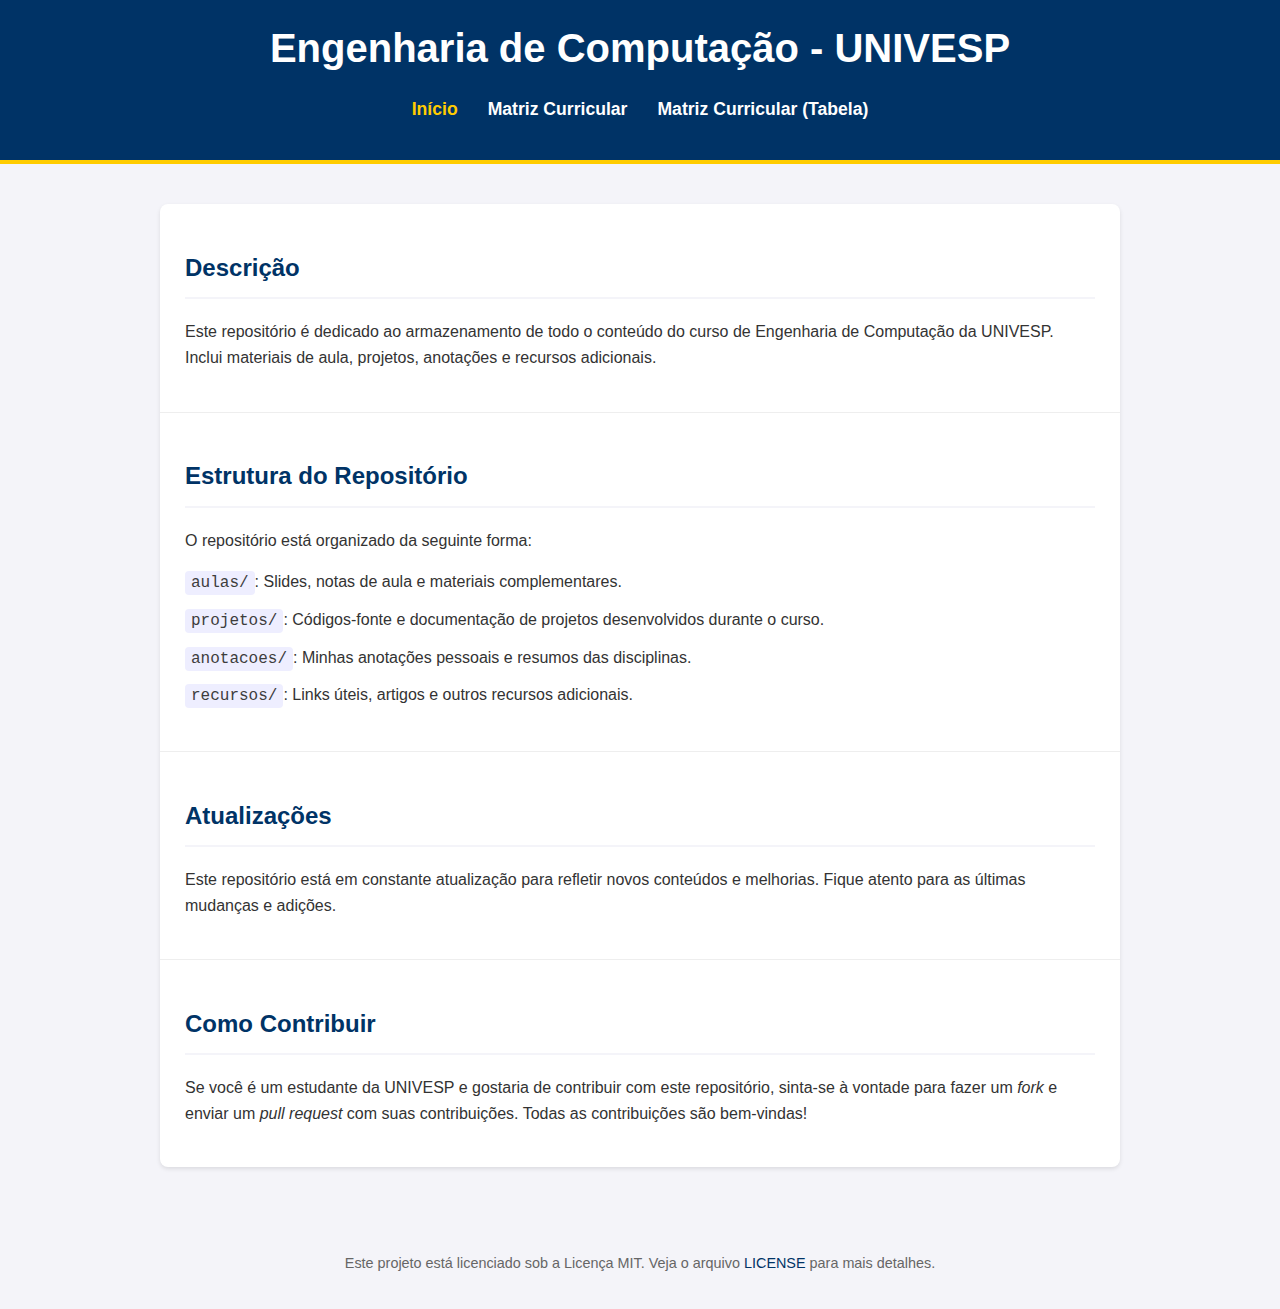
<file: index.html>
<!DOCTYPE html>
<html lang="pt-BR">
<head>
    <meta charset="UTF-8">
    <meta name="viewport" content="width=device-width, initial-scale=1.0">
    <title>EngComp-UNIVESP - Repositório do Curso</title>
    <link rel="stylesheet" href="style.css"> 
</head>
<body>

    <header>
        <h1>Engenharia de Computação - UNIVESP</h1>
        <nav>
            <ul>
                <li><a href="index.html" class="active">Início</a></li>
                <li><a href="matriz_curricular.html">Matriz Curricular</a></li>
                <li><a href="matriz_curricular_tabela.html">Matriz Curricular (Tabela)</a></li>               
            </ul>
        </nav>
    </header>

    <div class="container">
        <main>
            <section id="descricao">
                <h2>Descrição</h2>
                <p>
                    Este repositório é dedicado ao armazenamento de todo o conteúdo do curso de Engenharia de Computação da UNIVESP. Inclui materiais de aula, projetos, anotações e recursos adicionais.
                </p>
            </section>

            <section id="estrutura" class="repo-structure">
                <h2>Estrutura do Repositório</h2>
                <p>O repositório está organizado da seguinte forma:</p>
                <ul>
                    <li><code>aulas/</code>: Slides, notas de aula e materiais complementares.</li>
                    <li><code>projetos/</code>: Códigos-fonte e documentação de projetos desenvolvidos durante o curso.</li>
                    <li><code>anotacoes/</code>: Minhas anotações pessoais e resumos das disciplinas.</li>
                    <li><code>recursos/</code>: Links úteis, artigos e outros recursos adicionais.</li>
                </ul>
            </section>

            <section id="atualizacoes">
                <h2>Atualizações</h2>
                <p>
                    Este repositório está em constante atualização para refletir novos conteúdos e melhorias. Fique atento para as últimas mudanças e adições.
                </p>
            </section>

            <section id="contribuir">
                <h2>Como Contribuir</h2>
                <p>
                    Se você é um estudante da UNIVESP e gostaria de contribuir com este repositório, sinta-se à vontade para fazer um <i>fork</i> e enviar um <i>pull request</i> com suas contribuições. Todas as contribuições são bem-vindas!
                </p>
            </section>
        </main>
    </div>

    <footer>
        <p>Este projeto está licenciado sob a Licença MIT. Veja o arquivo <a href="LICENSE" target="_blank">LICENSE</a> para mais detalhes.</p>
    </footer>

</body>
</html>
</file>
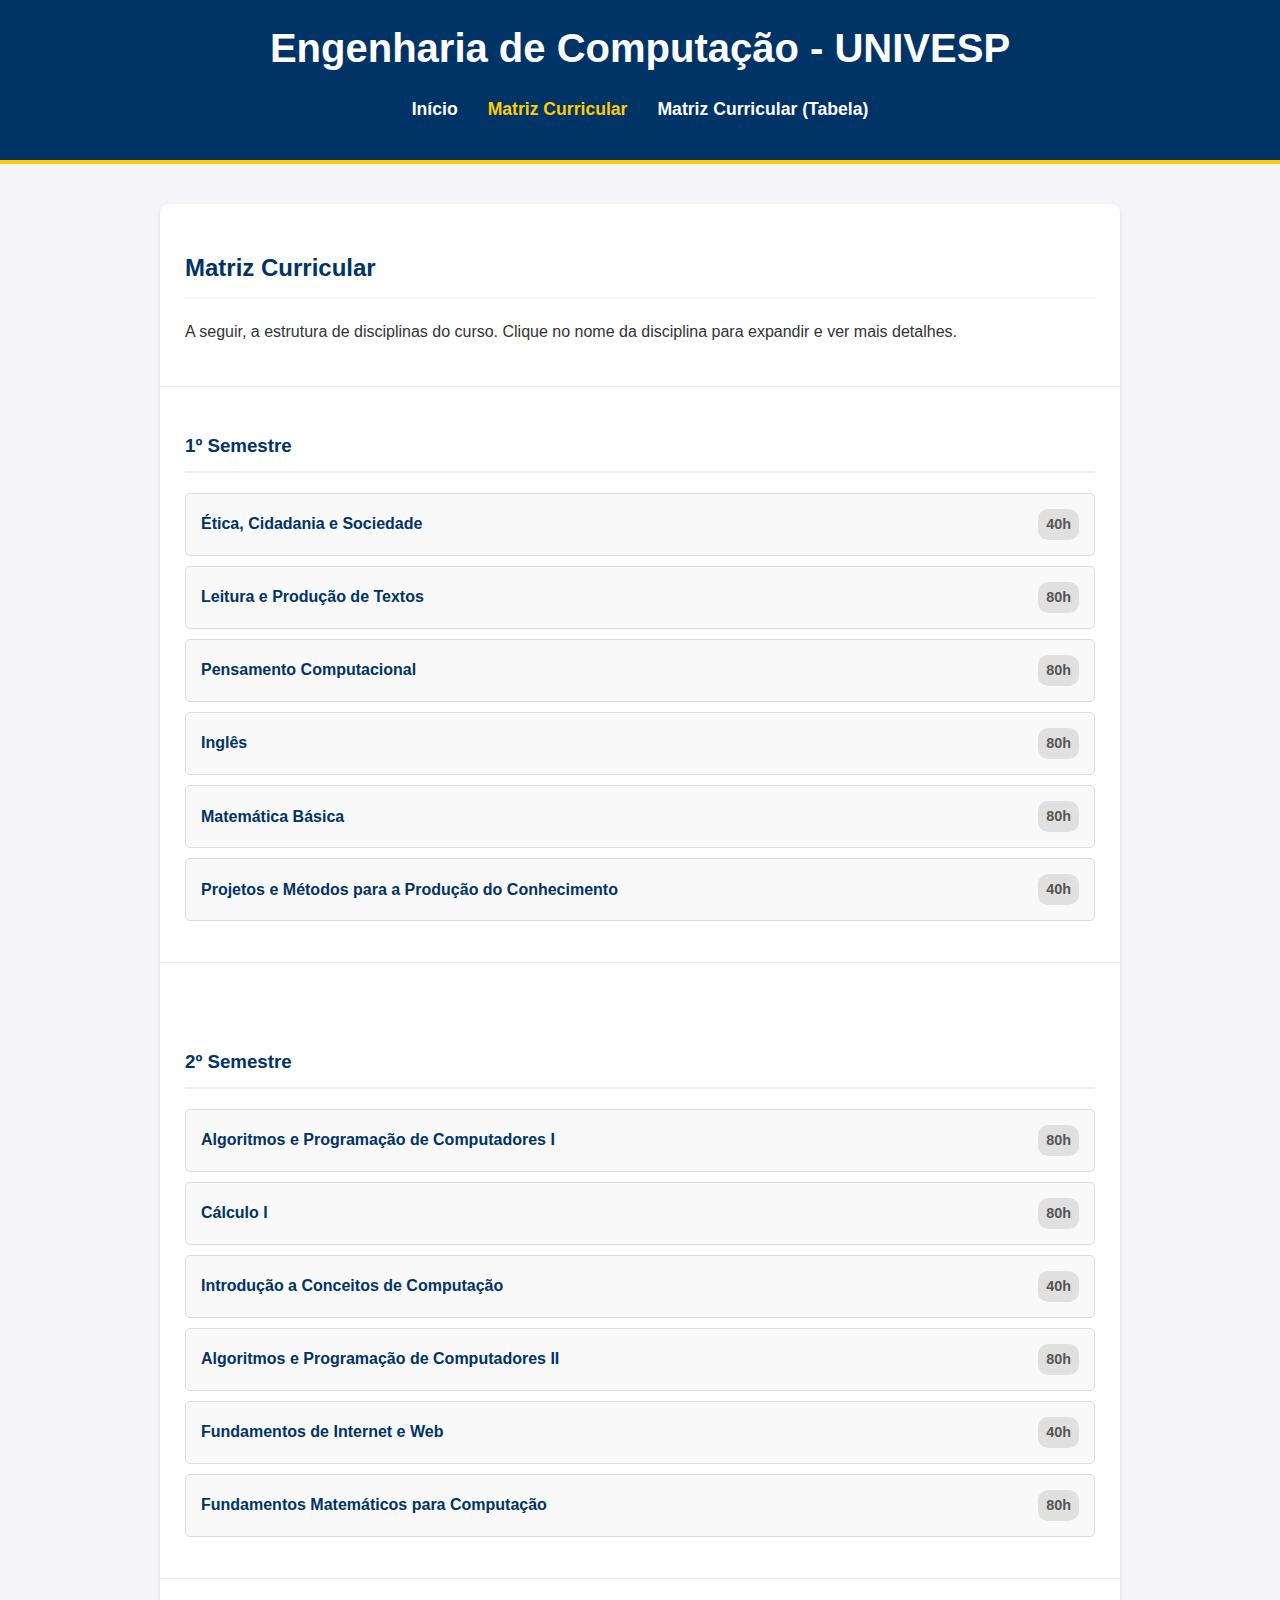
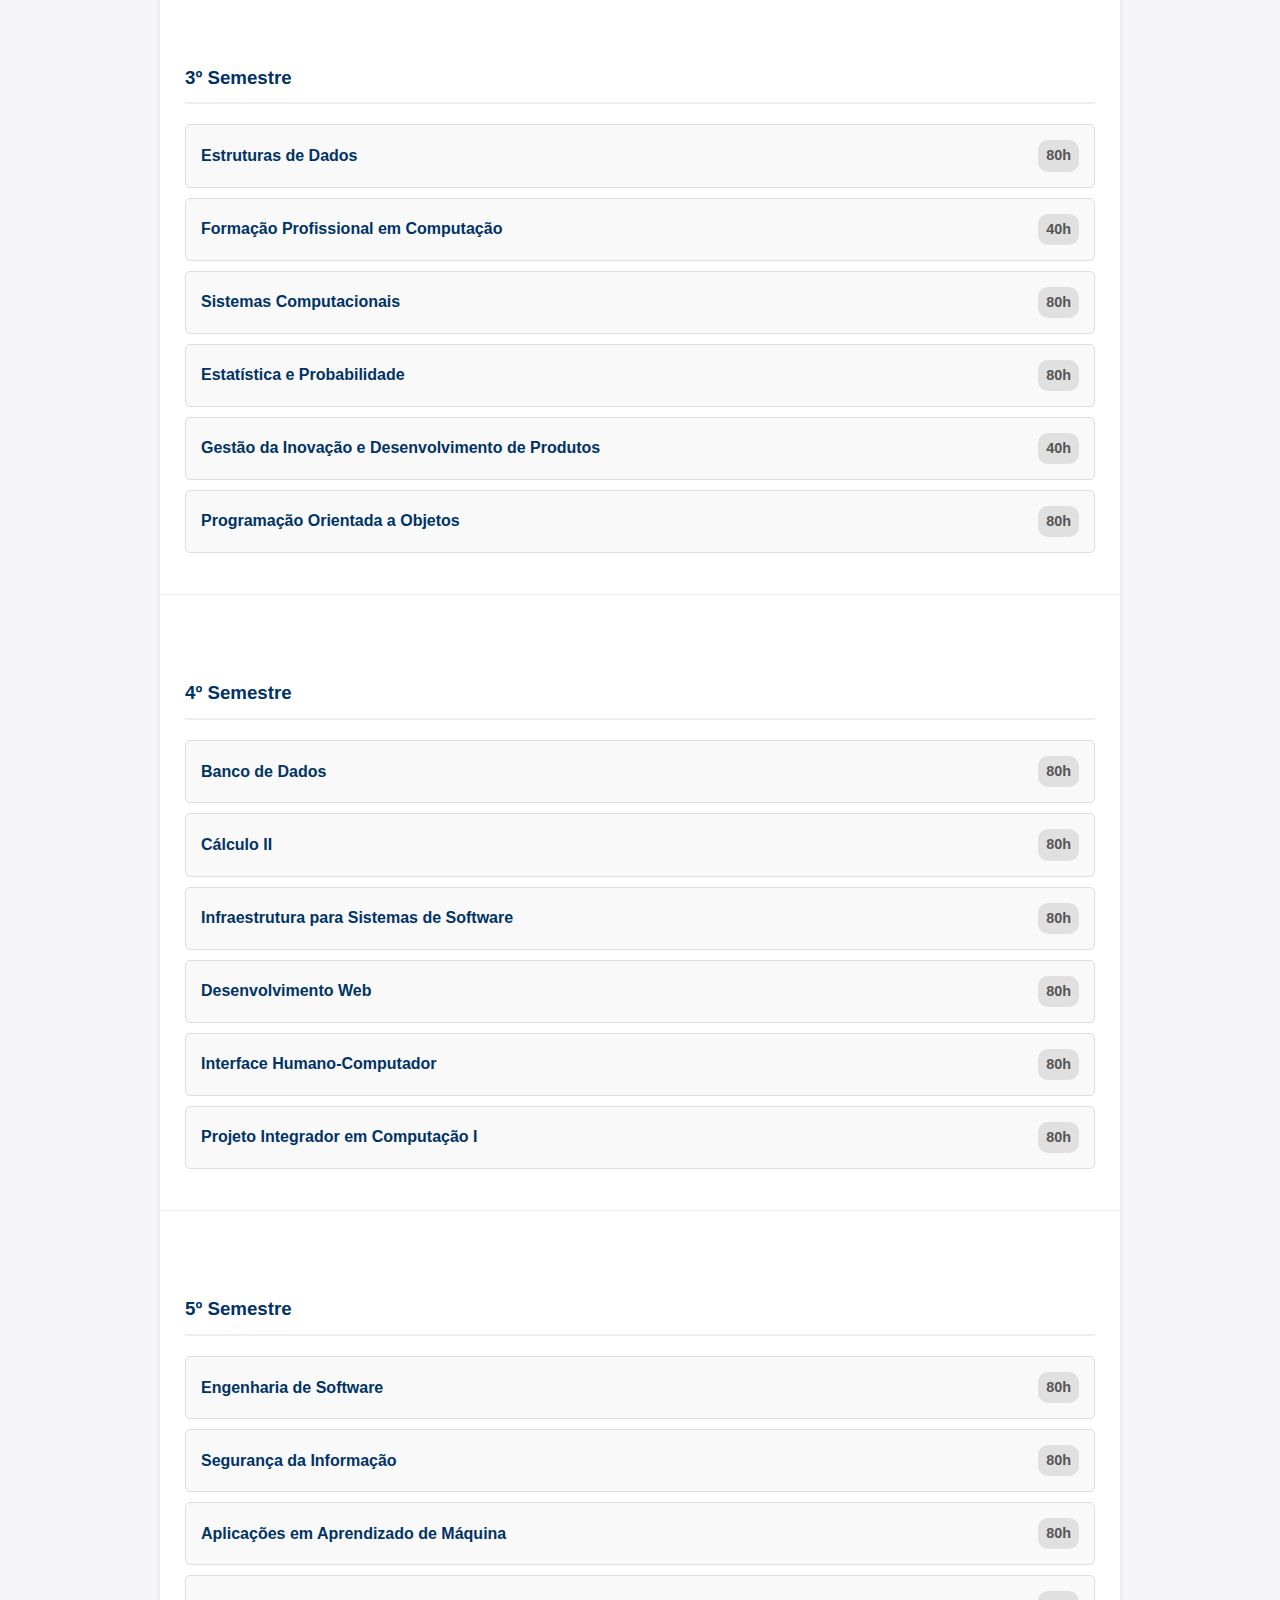
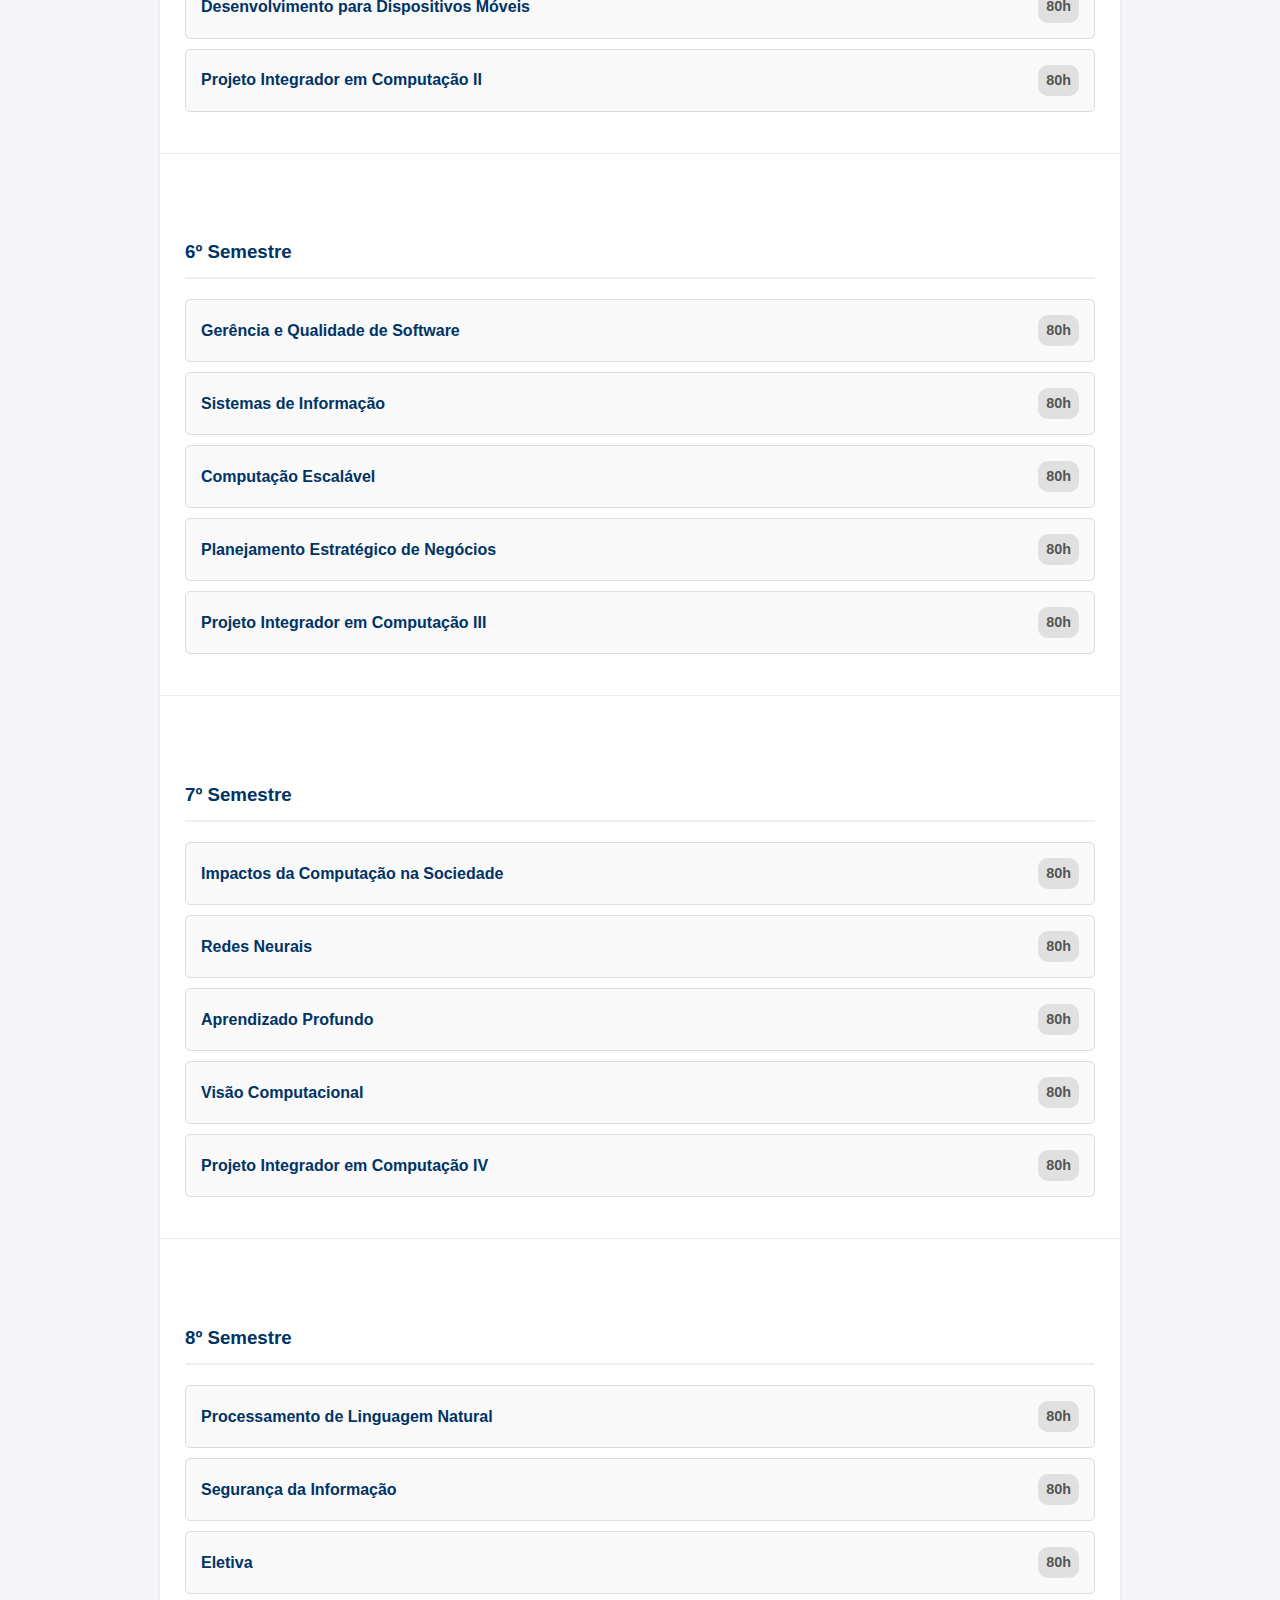
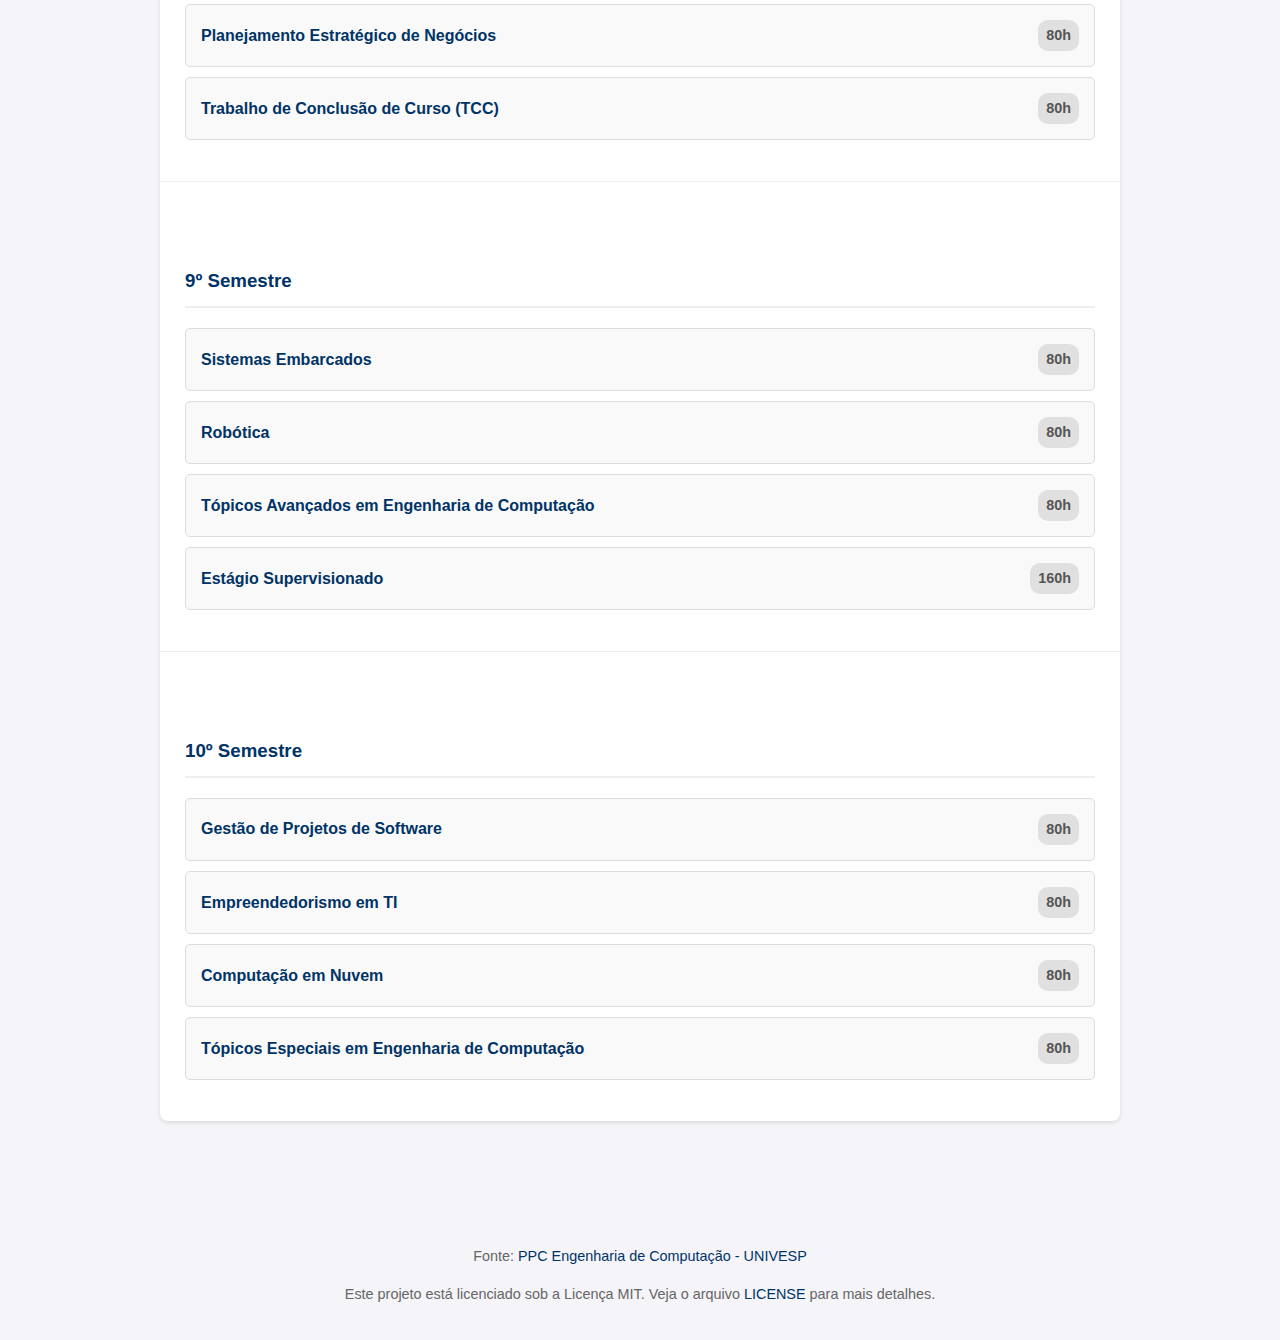
<file: matriz_curricular.html>
<!DOCTYPE html>
 <html lang="pt-BR">
 <head>
     <meta charset="UTF-8">
     <meta name="viewport" content="width=device-width, initial-scale=1.0">
     <title>Matriz Curricular - EngComp UNIVESP</title>
     <link rel="stylesheet" href="style.css">
     <!-- Estilos adicionais para a página da matriz -->
    
 </head>
 <body>
 
     <header>
         <h1>Engenharia de Computação - UNIVESP</h1>
         <nav>
             <ul>
                 <li><a href="index.html">Início</a></li>
                 <li><a href="matriz_curricular.html" class="active">Matriz Curricular</a></li>
                 <li><a href="matriz_curricular_tabela.html">Matriz Curricular (Tabela)</a></li>
             </ul>
         </nav>
     </header>
 
     <div class="container">
         <main>
             <section id="matriz-curricular-intro">
                 <h2>Matriz Curricular</h2>
                 <p>A seguir, a estrutura de disciplinas do curso. Clique no nome da disciplina para expandir e ver mais detalhes.</p>
             </section>
 
             <!-- 1º Semestre -->
             <section class="semester">
                 <h3>1º Semestre</h3>
                 <ul class="discipline-list">
                     <li class="discipline-item"><details><summary><span class="discipline-name">Ética, Cidadania e Sociedade</span><span class="workload">40h</span></summary><div class="discipline-details"><p><strong>Código:</strong> SOC100</p><p><strong>Objetivos:</strong> Compreender os conceitos de ética, cidadania e sociedade; analisar a relação entre ética, cidadania e sociedade...</p></div></details></li>
                     <li class="discipline-item"><details><summary><span class="discipline-name">Leitura e Produção de Textos</span><span class="workload">80h</span></summary><div class="discipline-details"><p><strong>Código:</strong> LET110</p><p><strong>Objetivos:</strong> Discutir o papel social da linguagem no contexto da nossa realidade; oferecer conceitos e reflexões a respeito da linguagem humana...</p></div></details></li>
                     <li class="discipline-item"><details><summary><span class="discipline-name">Pensamento Computacional</span><span class="workload">80h</span></summary><div class="discipline-details"><p><strong>Código:</strong> COM100</p><p><strong>Objetivos:</strong> Apresentar noções básicas de computação. Utilizar sistemas computacionais para acesso à internet, programas e compartilhamento de informações...</p></div></details></li>
                     <li class="discipline-item"><details><summary><span class="discipline-name">Inglês</span><span class="workload">80h</span></summary><div class="discipline-details"><p><strong>Código:</strong> LET100</p><p><strong>Objetivos:</strong> Desenvolver as habilidades de compreensão oral e escrita pelo uso das mídias digitais como recurso...</p></div></details></li>
                     <li class="discipline-item"><details><summary><span class="discipline-name">Matemática Básica</span><span class="workload">80h</span></summary><div class="discipline-details"><p><strong>Código:</strong> MMB002</p><p><strong>Objetivos:</strong> Revisar e aprofundar conceitos básicos e ideias chave da matemática escolar...</p></div></details></li>
                     <li class="discipline-item"><details><summary><span class="discipline-name">Projetos e Métodos para a Produção do Conhecimento</span><span class="workload">40h</span></summary><div class="discipline-details"><p><strong>Código:</strong> INT100</p><p><strong>Objetivos:</strong> Compreender a estrutura científica formal como maneira de comunicação acadêmica...</p></div></details></li>
                 </ul>
             </section>
 
             <!-- 2º Semestre -->
             <section class="semester">
                 <h3>2º Semestre</h3>
                 <ul class="discipline-list">
                     <li class="discipline-item"><details><summary><span class="discipline-name">Algoritmos e Programação de Computadores I</span><span class="workload">80h</span></summary><div class="discipline-details"><p><strong>Código:</strong> COM110</p><p><strong>Objetivos:</strong> Compreender conceitos básicos de programação e descrever algoritmos para resolver problemas utilizando a linguagem de programação Python...</p></div></details></li>
                     <li class="discipline-item"><details><summary><span class="discipline-name">Cálculo I</span><span class="workload">80h</span></summary><div class="discipline-details"><p><strong>Código:</strong> MCA501</p><p><strong>Objetivos:</strong> Desenvolver os conceitos e apontar aplicações do Cálculo Diferencial e Integral de funções de uma variável real...</p></div></details></li>
                     <li class="discipline-item"><details><summary><span class="discipline-name">Introdução a Conceitos de Computação</span><span class="workload">40h</span></summary><div class="discipline-details"><p><strong>Código:</strong> COM140</p><p><strong>Objetivos:</strong> Fornecer noções básicas sobre o funcionamento de dispositivos computacionais e álgebra booleana.</p></div></details></li>
                     <li class="discipline-item"><details><summary><span class="discipline-name">Algoritmos e Programação de Computadores II</span><span class="workload">80h</span></summary><div class="discipline-details"><p><strong>Código:</strong> COM120</p><p><strong>Objetivos:</strong> Reforçar a prática de programação em Python, composição de programas com múltiplos arquivos de código fonte...</p></div></details></li>
                     <li class="discipline-item"><details><summary><span class="discipline-name">Fundamentos de Internet e Web</span><span class="workload">40h</span></summary><div class="discipline-details"><p><strong>Código:</strong> COM130</p><p><strong>Objetivos:</strong> Apresentar noções de conhecimentos sobre a estrutura de documentos na WEB.</p></div></details></li>
                     <li class="discipline-item"><details><summary><span class="discipline-name">Fundamentos Matemáticos para Computação</span><span class="workload">80h</span></summary><div class="discipline-details"><p><strong>Código:</strong> COM150</p><p><strong>Objetivos:</strong> Desenvolver a base matemática necessária para o projeto de algoritmos e noções de complexidade.</p></div></details></li>
                 </ul>
             </section>
 
             <!-- 3º Semestre -->
             <section class="semester">
                 <h3>3º Semestre</h3>
                 <ul class="discipline-list">
                     <li class="discipline-item"><details><summary><span class="discipline-name">Estruturas de Dados</span><span class="workload">80h</span></summary><div class="discipline-details"><p><strong>Código:</strong> COM160</p><p><strong>Objetivos:</strong> Familiarizar os alunos com a modelagem e implementação de diferentes estruturas de dados...</p></div></details></li>
                     <li class="discipline-item"><details><summary><span class="discipline-name">Formação Profissional em Computação</span><span class="workload">40h</span></summary><div class="discipline-details"><p><strong>Código:</strong> COM200</p><p><strong>Objetivos:</strong> Desenvolver conhecimentos básicos sobre as possibilidades de formação no Eixo de Computação...</p></div></details></li>
                     <li class="discipline-item"><details><summary><span class="discipline-name">Sistemas Computacionais</span><span class="workload">80h</span></summary><div class="discipline-details"><p><strong>Código:</strong> COM210</p><p><strong>Objetivos:</strong> Compreender os mecanismos básicos de funcionamento de um computador...</p></div></details></li>
                     <li class="discipline-item"><details><summary><span class="discipline-name">Estatística e Probabilidade</span><span class="workload">80h</span></summary><div class="discipline-details"><p><strong>Código:</strong> PES300</p><p><strong>Objetivos:</strong> Compreender técnicas e métodos para descrever e extrair informações sobre conjuntos de dados.</p></div></details></li>
                     <li class="discipline-item"><details><summary><span class="discipline-name">Gestão da Inovação e Desenvolvimento de Produtos</span><span class="workload">40h</span></summary><div class="discipline-details"><p><strong>Código:</strong> ADM200</p><p><strong>Objetivos:</strong> Compreender técnicas de desenvolvimento de produtos e negócios...</p></div></details></li>
                     <li class="discipline-item"><details><summary><span class="discipline-name">Programação Orientada a Objetos</span><span class="workload">80h</span></summary><div class="discipline-details"><p><strong>Código:</strong> COM230</p><p><strong>Objetivos:</strong> Introduzir noções de programação orientada a objetos com ênfase na linguagem Python.</p></div></details></li>
                 </ul>
             </section>
 
             <!-- 4º Semestre -->
             <section class="semester">
                 <h3>4º Semestre</h3>
                 <ul class="discipline-list">
                     <li class="discipline-item"><details><summary><span class="discipline-name">Banco de Dados</span><span class="workload">80h</span></summary><div class="discipline-details"><p><strong>Código:</strong> COM300</p><p><strong>Objetivos:</strong> Projetar e implementar bancos de dados.</p></div></details></li>
                     <li class="discipline-item"><details><summary><span class="discipline-name">Cálculo II</span><span class="workload">80h</span></summary><div class="discipline-details"><p><strong>Código:</strong> MCA502</p><p><strong>Objetivos:</strong> Ampliar a extensão de cálculo de uma variável para várias variáveis...</p></div></details></li>
                     <li class="discipline-item"><details><summary><span class="discipline-name">Infraestrutura para Sistemas de Software</span><span class="workload">80h</span></summary><div class="discipline-details"><p><strong>Código:</strong> COM310</p><p><strong>Objetivos:</strong> Compreender e aplicar conceitos de comunicação através de redes de computadores...</p></div></details></li>
                     <li class="discipline-item"><details><summary><span class="discipline-name">Desenvolvimento Web</span><span class="workload">80h</span></summary><div class="discipline-details"><p><strong>Código:</strong> COM320</p><p><strong>Objetivos:</strong> Desenvolver sistemas de gestão de informação e de conteúdo através de aplicações Web.</p></div></details></li>
                     <li class="discipline-item"><details><summary><span class="discipline-name">Interface Humano-Computador</span><span class="workload">80h</span></summary><div class="discipline-details"><p><strong>Código:</strong> COM330</p><p><strong>Objetivos:</strong> Desenvolvimento de interfaces de usuário com ênfase em WEB com noções de acessibilidade.</p></div></details></li>
                     <li class="discipline-item"><details><summary><span class="discipline-name">Projeto Integrador em Computação I</span><span class="workload">80h</span></summary><div class="discipline-details"><p><strong>Código:</strong> PJI110</p><p><strong>Objetivos:</strong> Integrar os conhecimentos adquiridos nas disciplinas do curso...</p></div></details></li>
                 </ul>
             </section>
 
             <!-- 5º Semestre -->
             <section class="semester">
                 <h3>5º Semestre</h3>
                 <ul class="discipline-list">
                     <li class="discipline-item"><details><summary><span class="discipline-name">Engenharia de Software</span><span class="workload">80h</span></summary><div class="discipline-details"><p><strong>Código:</strong> COM390</p><p><strong>Objetivos:</strong> Analisar, projetar, testar e entregar sistemas de software.</p></div></details></li>
                     <li class="discipline-item"><details><summary><span class="discipline-name">Segurança da Informação</span><span class="workload">80h</span></summary><div class="discipline-details"><p><strong>Código:</strong> COM440</p><p><strong>Objetivos:</strong> Apresentar os conceitos básicos e ferramentas de segurança da informação.</p></div></details></li>
                     <li class="discipline-item"><details><summary><span class="discipline-name">Aplicações em Aprendizado de Máquina</span><span class="workload">80h</span></summary><div class="discipline-details"><p><strong>Código:</strong> COM340</p><p><strong>Objetivos:</strong> Conhecer técnicas básicas de aprendizado de máquina com o foco em uso de ferramentas/frameworks.</p></div></details></li>
                     <li class="discipline-item"><details><summary><span class="discipline-name">Desenvolvimento para Dispositivos Móveis</span><span class="workload">80h</span></summary><div class="discipline-details"><p><strong>Código:</strong> COM450</p><p><strong>Objetivos:</strong> Ensinar o aluno a programar, levando em conta as especificidades de dispositivos móveis e também as oportunidades de aplicações web convertidas para dispositivos móveis através de frameworks prontos.</p></div></details></li>
                     <li class="discipline-item"><details><summary><span class="discipline-name">Projeto Integrador em Computação II</span><span class="workload">80h</span></summary><div class="discipline-details"><p><strong>Código:</strong> PJI240</p><p><strong>Objetivos:</strong> Integrar os conhecimentos adquiridos nas disciplinas do curso, aplicando-os em um projeto prático.</p></div></details></li>
                 </ul>
             </section>
 
             <!-- 6º Semestre -->
             <section class="semester">
                 <h3>6º Semestre</h3>
                 <ul class="discipline-list">
                     <li class="discipline-item"><details><summary><span class="discipline-name">Gerência e Qualidade de Software</span><span class="workload">80h</span></summary><div class="discipline-details"><p><strong>Código:</strong> COM480</p><p><strong>Objetivos:</strong> Conhecer e aplicar os conceitos práticos relacionados à qualidade de software e as diferentes métricas para a sua avaliação.</p></div></details></li>
                     <li class="discipline-item"><details><summary><span class="discipline-name">Sistemas de Informação</span><span class="workload">80h</span></summary><div class="discipline-details"><p><strong>Código:</strong> ISI001</p><p><strong>Objetivos:</strong> Apresentar os principais conceitos relacionados a sistemas de informação. Permitir que o aluno compreenda os diferentes tipos de sistemas de informação, principalmente os sistemas de apoio à tomada de decisão.</p></div></details></li>
                     <li class="discipline-item"><details><summary><span class="discipline-name">Computação Escalável</span><span class="workload">80h</span></summary><div class="discipline-details"><p><strong>Código:</strong> COM460</p><p><strong>Objetivos:</strong> Permitir que o aluno saiba avaliar questões relacionadas a desempenho de aplicações e propor soluções escaláveis.</p></div></details></li>
                     <li class="discipline-item"><details><summary><span class="discipline-name">Planejamento Estratégico de Negócios</span><span class="workload">80h</span></summary><div class="discipline-details"><p><strong>Código:</strong> COM470</p><p><strong>Objetivos:</strong> Desenvolver planos de negócios com análises de viabilidade financeira e de mercado.</p></div></details></li>
                     <li class="discipline-item"><details><summary><span class="discipline-name">Projeto Integrador em Computação III</span><span class="workload">80h</span></summary><div class="discipline-details"><p><strong>Código:</strong> PJI310</p><p><strong>Objetivos:</strong> Integrar os conhecimentos adquiridos nas disciplinas do curso, aplicando-os em um projeto prático.</p></div></details></li>
                 </ul>
             </section>
 
             <!-- 7º Semestre -->
             <section class="semester">
                 <h3>7º Semestre</h3>
                 <ul class="discipline-list">
                     <li class="discipline-item"><details><summary><span class="discipline-name">Impactos da Computação na Sociedade</span><span class="workload">80h</span></summary><div class="discipline-details"><p><strong>Código:</strong> COM500</p><p><strong>Objetivos:</strong> Compreender os impactos da utilização da computação nos mais variados setores da sociedade. Analisar os impactos de sua utilização em relação a ética, cidadania e sociedade.</p></div></details></li>
                     <li class="discipline-item"><details><summary><span class="discipline-name">Redes Neurais</span><span class="workload">80h</span></summary><div class="discipline-details"><p><strong>Código:</strong> COM510</p><p><strong>Objetivos:</strong> Apresentar os conceitos básicos de redes neurais, suas formas de organização e mecanismos de funcionamento.</p></div></details></li>
                     <li class="discipline-item"><details><summary><span class="discipline-name">Aprendizado Profundo</span><span class="workload">80h</span></summary><div class="discipline-details"><p><strong>Código:</strong> COM520</p><p><strong>Objetivos:</strong> Aprimorar os conceitos de redes neurais apresentando o aprendizado profundo, os tipos de algoritmos e seus usos.</p></div></details></li>
                     <li class="discipline-item"><details><summary><span class="discipline-name">Visão Computacional</span><span class="workload">80h</span></summary><div class="discipline-details"><p><strong>Código:</strong> COM530</p><p><strong>Objetivos:</strong> Apresentar os principais conceitos envolvidos na aquisição, processamento e análise de imagens digitais. Preparar os alunos para o uso de desenvolvimento de sistemas de processamento e análise de imagens.</p></div></details></li>
                     <li class="discipline-item"><details><summary><span class="discipline-name">Projeto Integrador em Computação IV</span><span class="workload">80h</span></summary><div class="discipline-details"><p><strong>Código:</strong> PJI410</p><p><strong>Objetivos:</strong> Integrar os conhecimentos adquiridos nas disciplinas do curso, aplicando-os em um projeto prático.</p></div></details></li>
                 </ul>
             </section>
 
             <!-- 8º Semestre -->
             <section class="semester">
                 <h3>8º Semestre</h3>
                 <ul class="discipline-list">
                     <li class="discipline-item"><details><summary><span class="discipline-name">Processamento de Linguagem Natural</span><span class="workload">80h</span></summary><div class="discipline-details"><p><strong>Código:</strong> COM550</p><p><strong>Objetivos:</strong> Introduzir conceitos de técnicas de interpretação da linguagem humana por sistemas computacionais.</p></div></details></li>
                     <li class="discipline-item"><details><summary><span class="discipline-name">Segurança da Informação</span><span class="workload">80h</span></summary><div class="discipline-details"><p><strong>Código:</strong> COM440</p><p><strong>Objetivos:</strong> Apresentar os conceitos básicos e ferramentas de segurança da informação.</p></div></details></li>
                     <li class="discipline-item"><details><summary><span class="discipline-name">Eletiva</span><span class="workload">80h</span></summary><div class="discipline-details"><p><strong>Código:</strong> ELE500</p><p><strong>Objetivos:</strong> Permitir ao aluno escolher uma disciplina de seu interesse para complementar sua formação.</p></div></details></li>
                     <li class="discipline-item"><details><summary><span class="discipline-name">Planejamento Estratégico de Negócios</span><span class="workload">80h</span></summary><div class="discipline-details"><p><strong>Código:</strong> COM470</p><p><strong>Objetivos:</strong> Desenvolver planos de negócios com análises de viabilidade financeira e de mercado.</p></div></details></li>
                     <li class="discipline-item"><details><summary><span class="discipline-name">Trabalho de Conclusão de Curso (TCC)</span><span class="workload">80h</span></summary><div class="discipline-details"><p><strong>Código:</strong> TCC530</p><p><strong>Objetivos:</strong> Desenvolver um trabalho de conclusão de curso que integre os conhecimentos adquiridos ao longo do curso.</p></div></details></li>
                 </ul>
             </section>
 
             <!-- 9º Semestre -->
             <section class="semester">
                 <h3>9º Semestre</h3>
                 <ul class="discipline-list">
                     <li class="discipline-item"><details><summary><span class="discipline-name">Sistemas Embarcados</span><span class="workload">80h</span></summary><div class="discipline-details"><p><strong>Objetivos:</strong> Apresentar os conceitos de sistemas embarcados, seu hardware e software, e desenvolver projetos práticos com microcontroladores.</p></div></details></li>
                     <li class="discipline-item"><details><summary><span class="discipline-name">Robótica</span><span class="workload">80h</span></summary><div class="discipline-details"><p><strong>Objetivos:</strong> Introduzir os fundamentos da robótica, incluindo cinemática, dinâmica, controle e programação de robôs.</p></div></details></li>
                     <li class="discipline-item"><details><summary><span class="discipline-name">Tópicos Avançados em Engenharia de Computação</span><span class="workload">80h</span></summary><div class="discipline-details"><p><strong>Objetivos:</strong> Explorar temas emergentes e avançados em engenharia de computação, como computação quântica, blockchain, ou bioinformática.</p></div></details></li>
                     <li class="discipline-item"><details><summary><span class="discipline-name">Estágio Supervisionado</span><span class="workload">160h</span></summary><div class="discipline-details"><p><strong>Objetivos:</strong> Proporcionar ao aluno experiência prática em ambiente profissional, aplicando os conhecimentos adquiridos no curso.</p></div></details></li>
                 </ul>
             </section>
 
             <!-- 10º Semestre -->
             <section class="semester">
                 <h3>10º Semestre</h3>
                 <ul class="discipline-list">
                     <li class="discipline-item"><details><summary><span class="discipline-name">Gestão de Projetos de Software</span><span class="workload">80h</span></summary><div class="discipline-details"><p><strong>Objetivos:</strong> Apresentar metodologias e ferramentas para o planejamento, execução e controle de projetos de software.</p></div></details></li>
                     <li class="discipline-item"><details><summary><span class="discipline-name">Empreendedorismo em TI</span><span class="workload">80h</span></summary><div class="discipline-details"><p><strong>Objetivos:</strong> Desenvolver habilidades para identificar oportunidades de negócio em TI, criar planos de negócios e gerenciar startups.</p></div></details></li>
                     <li class="discipline-item"><details><summary><span class="discipline-name">Computação em Nuvem</span><span class="workload">80h</span></summary><div class="discipline-details"><p><strong>Objetivos:</strong> Compreender os conceitos e modelos de computação em nuvem, bem como as principais plataformas e serviços.</p></div></details></li>
                     <li class="discipline-item"><details><summary><span class="discipline-name">Tópicos Especiais em Engenharia de Computação</span><span class="workload">80h</span></summary><div class="discipline-details"><p><strong>Objetivos:</strong> Abordar temas atuais e relevantes na área de engenharia de computação, com foco em novas tecnologias e tendências de mercado.</p></div></details></li>
                 </ul>
             </section>
 
         </main>
     </div>
 
     <footer>
         <p>Fonte: <a href="https://wrhbra2013.github.io/EngCompUNIVESP/PPC-BTI.pdf" target="_blank" rel="noopener noreferrer">PPC Engenharia de Computação - UNIVESP</a></p>
         <p>Este projeto está licenciado sob a Licença MIT. Veja o arquivo <a href="LICENSE" target="_blank">LICENSE</a> para mais detalhes.</p>
     </footer>
 
 </body>
 </html>
</file>
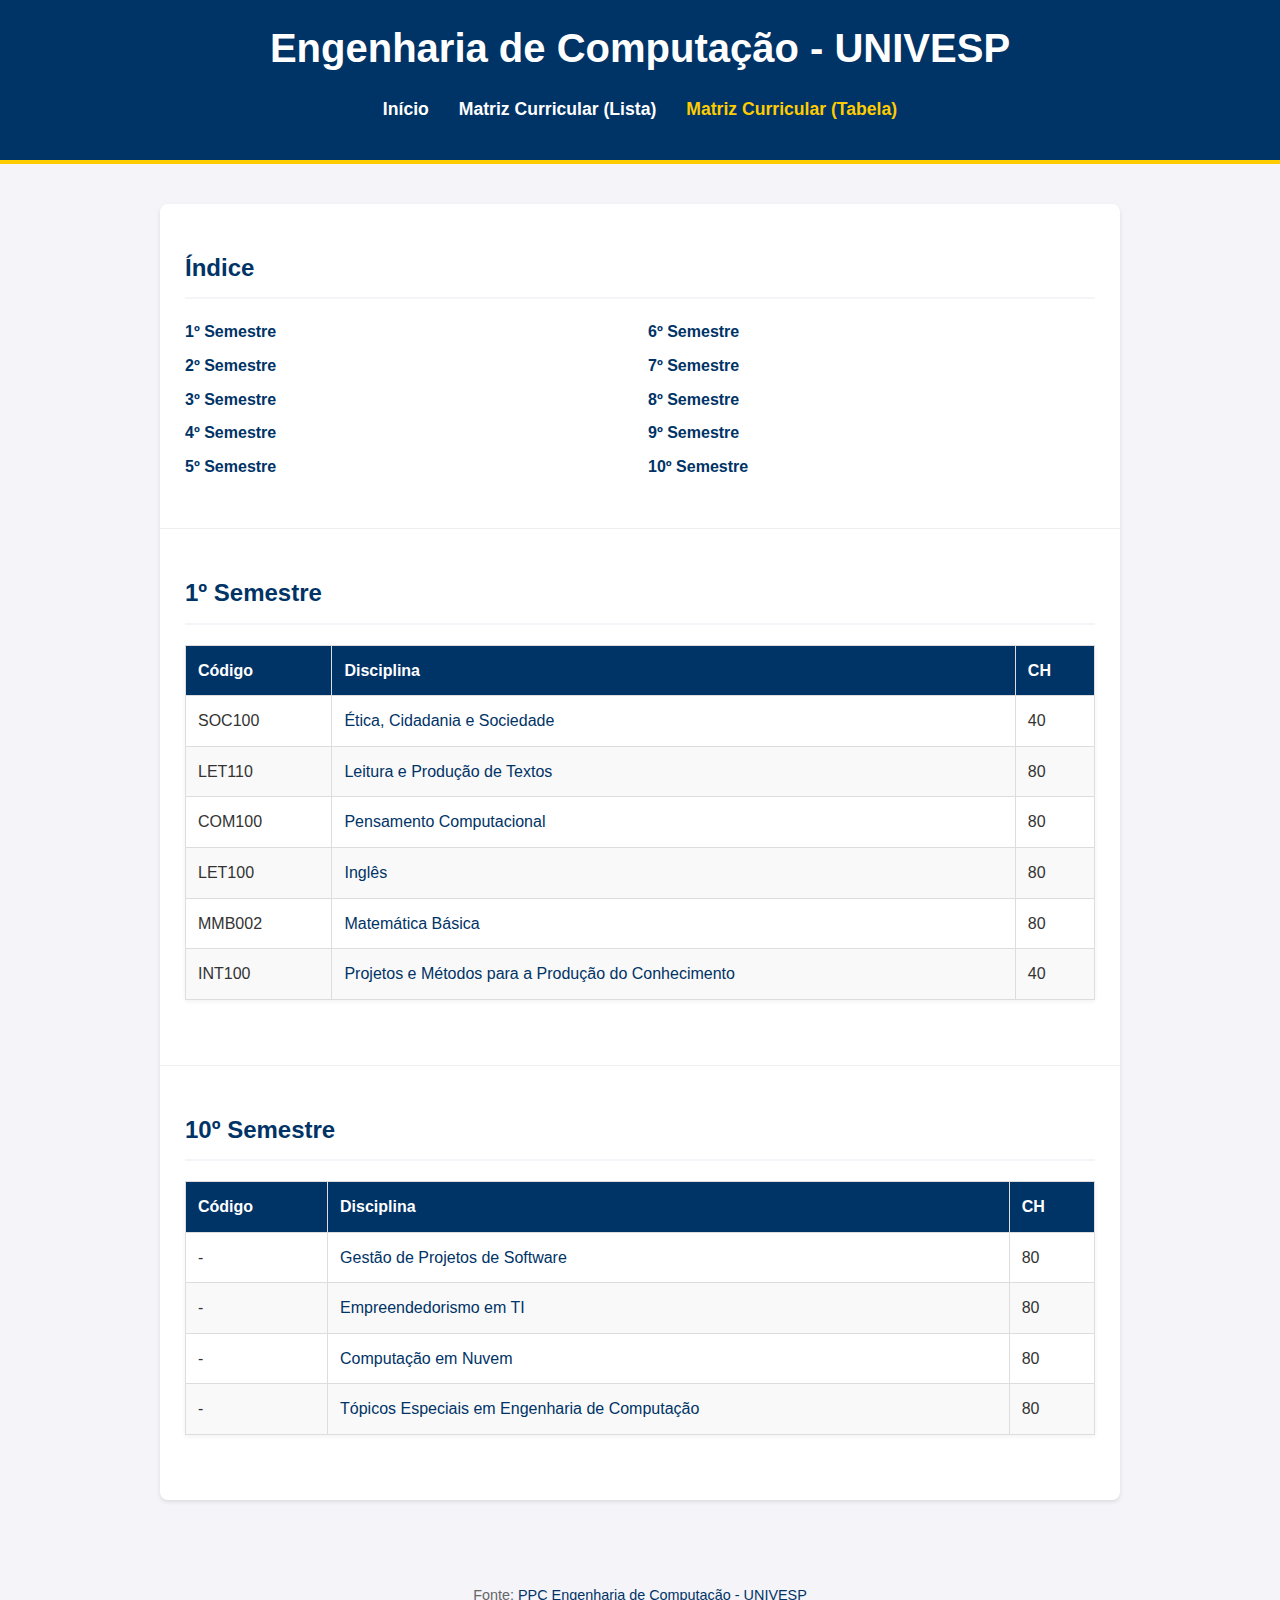
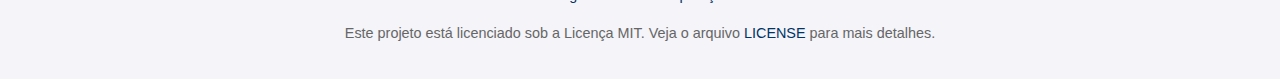
<file: matriz_curricular_tabela.html>
<!DOCTYPE html>
 <html lang="pt-BR">
 <head>
     <meta charset="UTF-8">
     <meta name="viewport" content="width=device-width, initial-scale=1.0">
     <title>Matriz Curricular (Tabela) - EngComp UNIVESP</title>
     <link rel="stylesheet" href="style.css"> 
     <!-- Estilos específicos para as tabelas desta página -->
    
 </head>
 <body>
 
     <header>
         <h1>Engenharia de Computação - UNIVESP</h1>
         <nav>
             <ul>
                 <li><a href="index.html">Início</a></li>
                 <li><a href="matriz_curricular.html">Matriz Curricular (Lista)</a></li>
                 <li><a href="matriz_curricular_tabela.html" class="active">Matriz Curricular (Tabela)</a></li>
             </ul>
         </nav>
     </header>
 
     <div class="container">
         <main>
             <section id="indice">
                 <h2>Índice</h2>
                 <ul>
                     <li><a href="#semestre-1">1º Semestre</a></li>
                     <li><a href="#semestre-2">2º Semestre</a></li>
                     <li><a href="#semestre-3">3º Semestre</a></li>
                     <li><a href="#semestre-4">4º Semestre</a></li>
                     <li><a href="#semestre-5">5º Semestre</a></li>
                     <li><a href="#semestre-6">6º Semestre</a></li>
                     <li><a href="#semestre-7">7º Semestre</a></li>
                     <li><a href="#semestre-8">8º Semestre</a></li>
                     <li><a href="#semestre-9">9º Semestre</a></li>
                     <li><a href="#semestre-10">10º Semestre</a></li>
                 </ul>
             </section>
 
             <!-- O restante do corpo da página (<table>) permanece o mesmo -->
             <!-- 1º Semestre -->
             <section id="semestre-1">
                 <h2>1º Semestre</h2>
                 <table>
                     <thead><tr><th>Código</th><th>Disciplina</th><th>CH</th></tr></thead>
                     <tbody>
                         <tr><td>SOC100</td><td><a href="https://www.youtube.com/playlist?list=PLxI8Can9yAHd_DRuR-z2D922-uH-IeJv_" target="_blank" rel="noopener noreferrer">Ética, Cidadania e Sociedade</a></td><td>40</td></tr>
                         <tr><td>LET110</td><td><a href="https://www.youtube.com/playlist?list=PLxI8Can9yAHf-ZTRp2y-mc00hI2D-c2p_" target="_blank" rel="noopener noreferrer">Leitura e Produção de Textos</a></td><td>80</td></tr>
                         <tr><td>COM100</td><td><a href="https://www.youtube.com/playlist?list=PLxI8Can9yAHfI325k2l1sZp-iE0jO_gGg" target="_blank" rel="noopener noreferrer">Pensamento Computacional</a></td><td>80</td></tr>
                         <tr><td>LET100</td><td><a href="https://www.youtube.com/playlist?list=PLxI8Can9yAHd_a-52N22aJzV-wI112OaM" target="_blank" rel="noopener noreferrer">Inglês</a></td><td>80</td></tr>
                         <tr><td>MMB002</td><td><a href="https://www.youtube.com/playlist?list=PLxI8Can9yAHdJq561NY_yv-dF45hd1w_p" target="_blank" rel="noopener noreferrer">Matemática Básica</a></td><td>80</td></tr>
                         <tr><td>INT100</td><td><a href="https://www.youtube.com/playlist?list=PLxI8Can9yAHcAg229Y-02s2A9rFstt3fC" target="_blank" rel="noopener noreferrer">Projetos e Métodos para a Produção do Conhecimento</a></td><td>40</td></tr>
                     </tbody>
                 </table>
             </section>
 
             <!-- ... todos os outros semestres ... -->
             
             <!-- 10º Semestre -->
             <section id="semestre-10">
                 <h2>10º Semestre</h2>
                 <table>
                     <thead><tr><th>Código</th><th>Disciplina</th><th>CH</th></tr></thead>
                     <tbody>
                         <tr><td>-</td><td><a href="#" target="_blank" rel="noopener noreferrer">Gestão de Projetos de Software</a></td><td>80</td></tr>
                         <tr><td>-</td><td><a href="#" target="_blank" rel="noopener noreferrer">Empreendedorismo em TI</a></td><td>80</td></tr>
                         <tr><td>-</td><td><a href="#" target="_blank" rel="noopener noreferrer">Computação em Nuvem</a></td><td>80</td></tr>
                         <tr><td>-</td><td><a href="#" target="_blank" rel="noopener noreferrer">Tópicos Especiais em Engenharia de Computação</a></td><td>80</td></tr>
                     </tbody>
                 </table>
             </section>
 
         </main>
     </div>
 
     <footer>
         <p>Fonte: <a href="https://apps.univesp.br/manual-do-aluno/assets/PPC/engenharia-da-computacao/novoPPC-BTI.pdf" target="_blank" rel="noopener noreferrer">PPC Engenharia de Computação - UNIVESP</a></p>
         <p>Este projeto está licenciado sob a Licença MIT. Veja o arquivo <a href="LICENSE" target="_blank">LICENSE</a> para mais detalhes.</p>
     </footer>
 
 </body>
 </html>
</file>
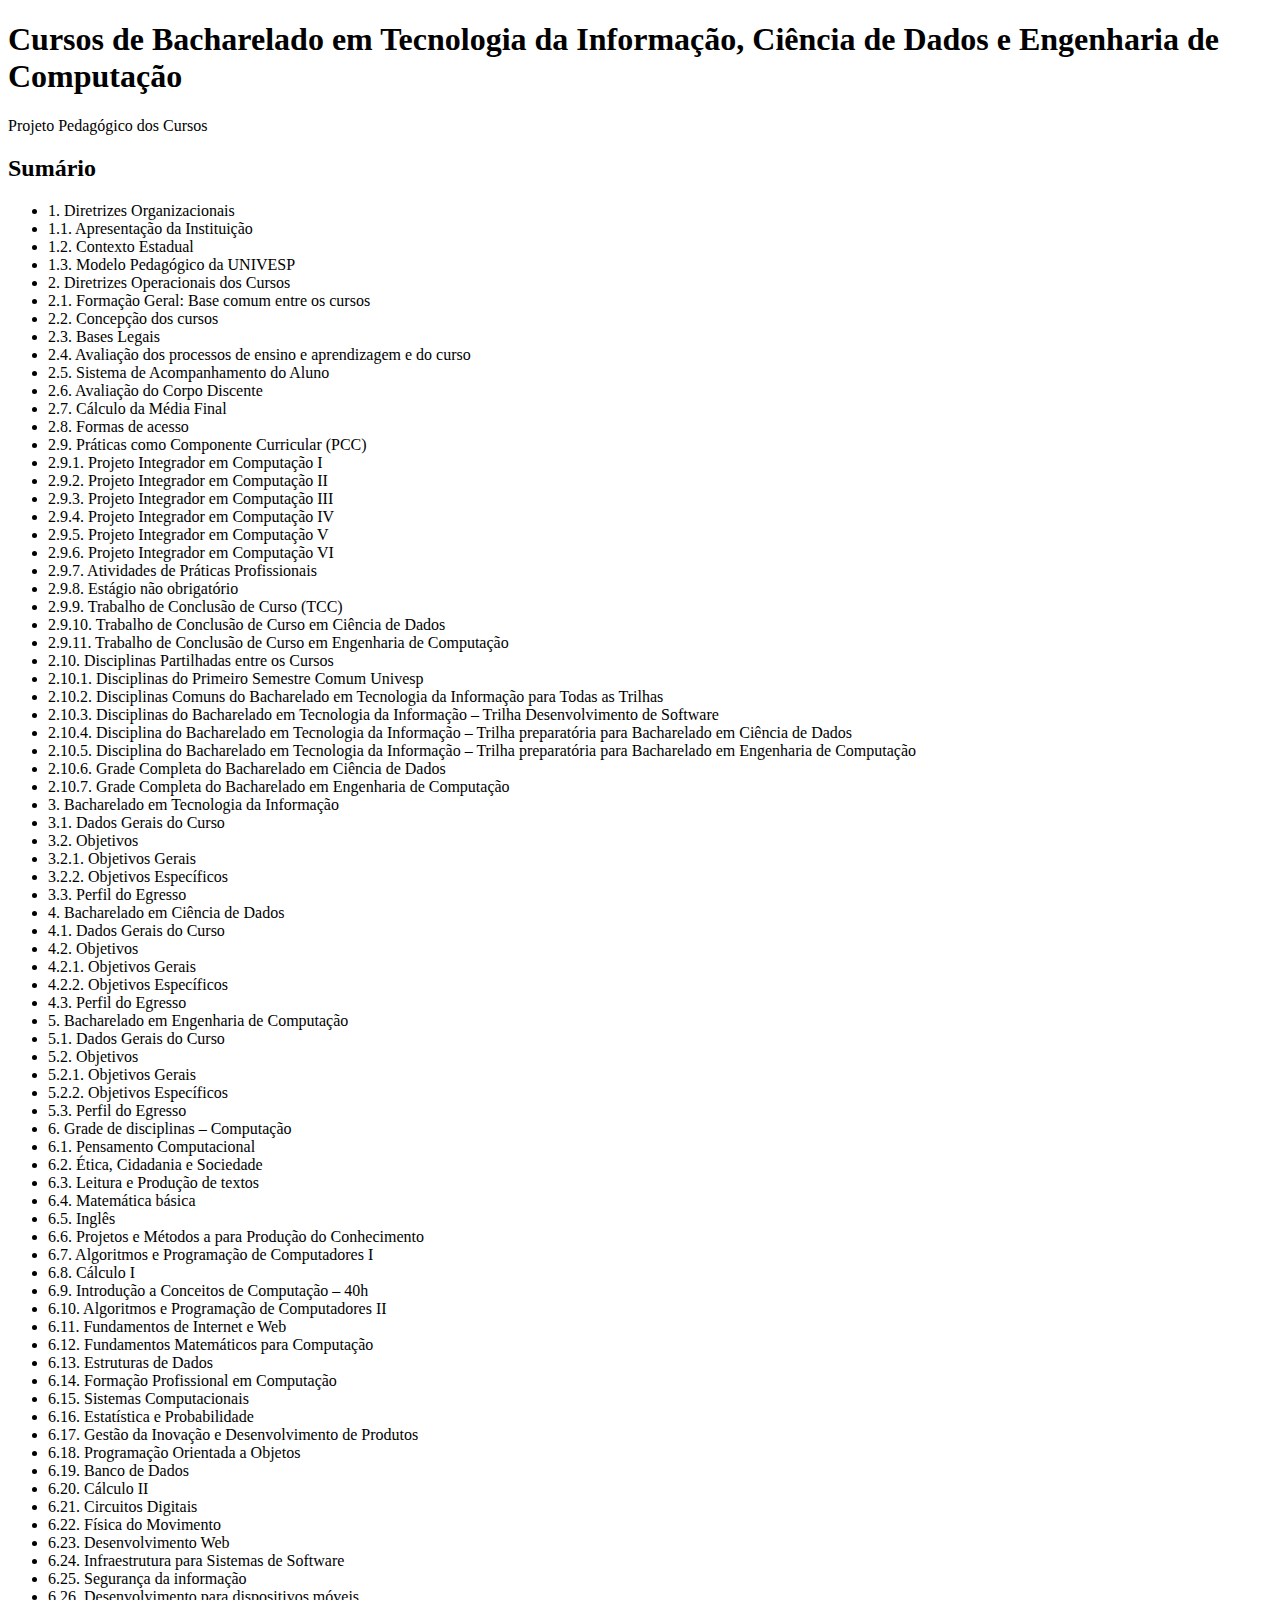
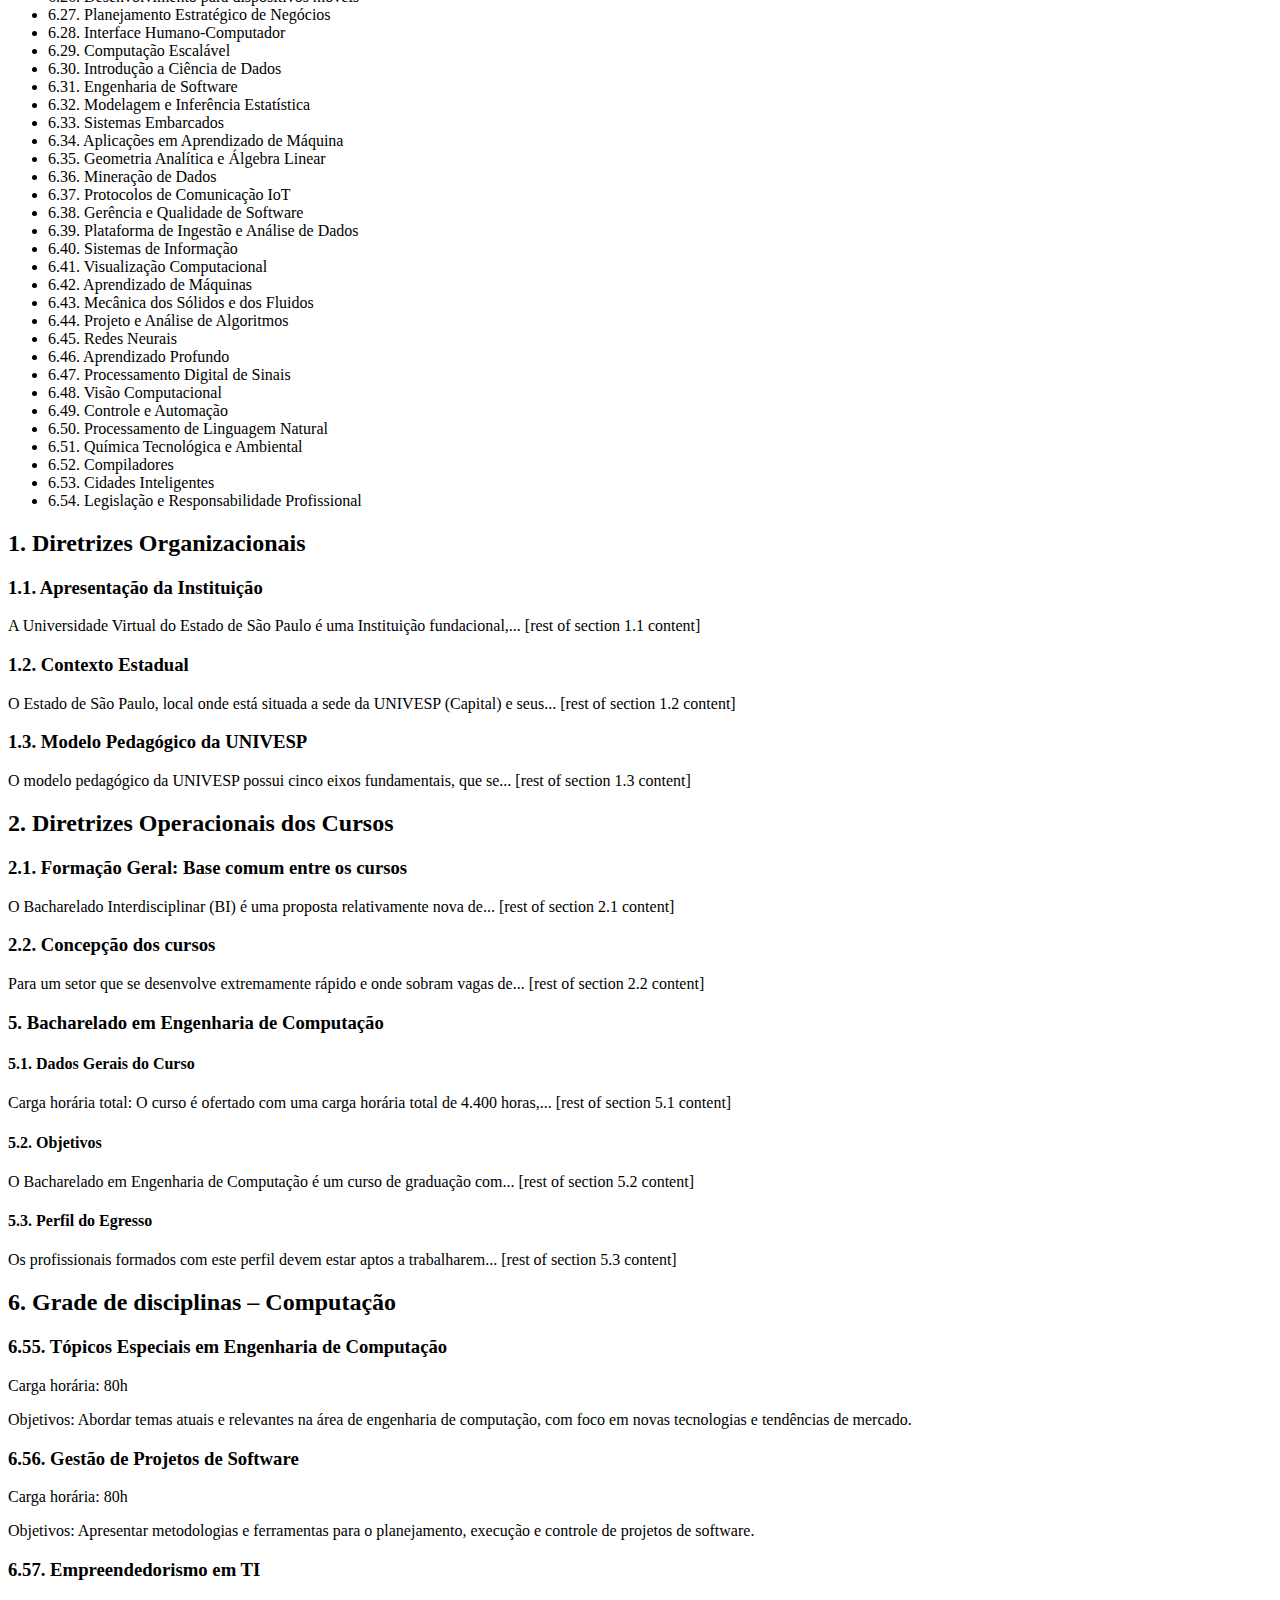
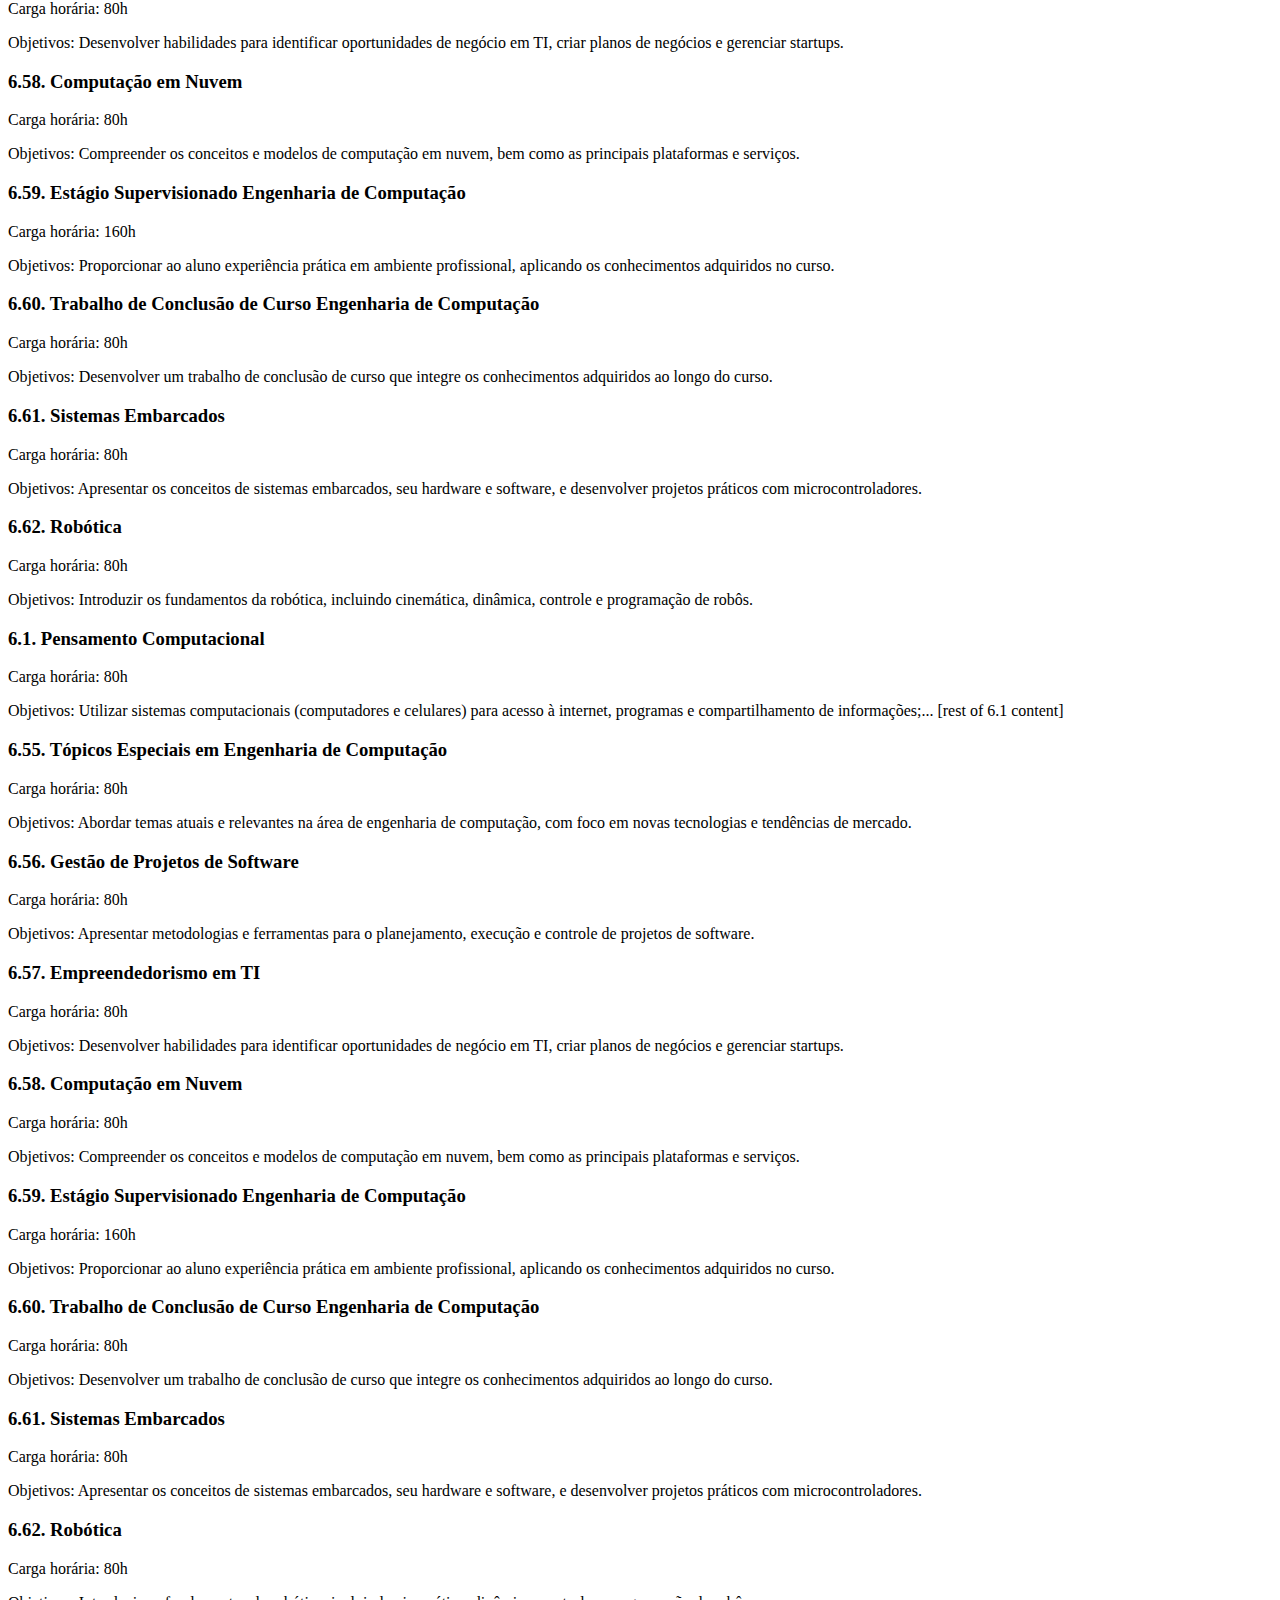
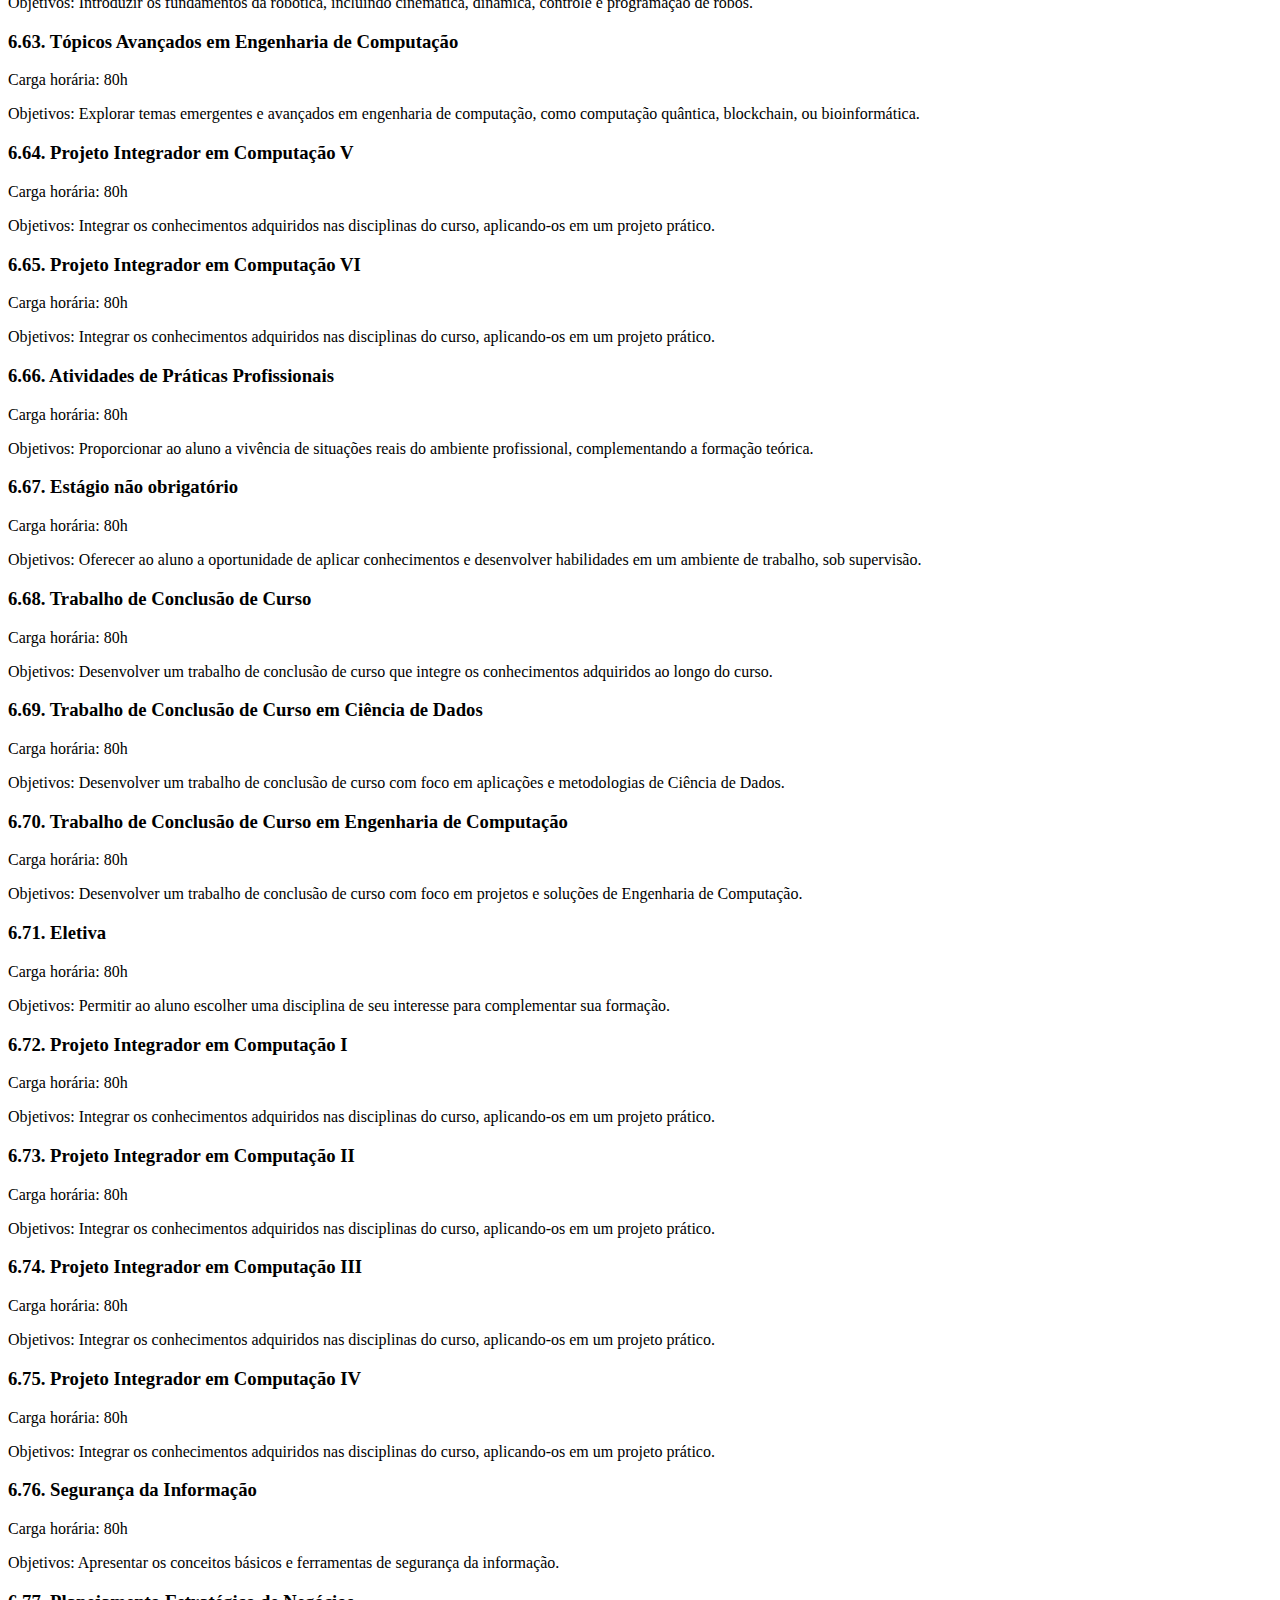
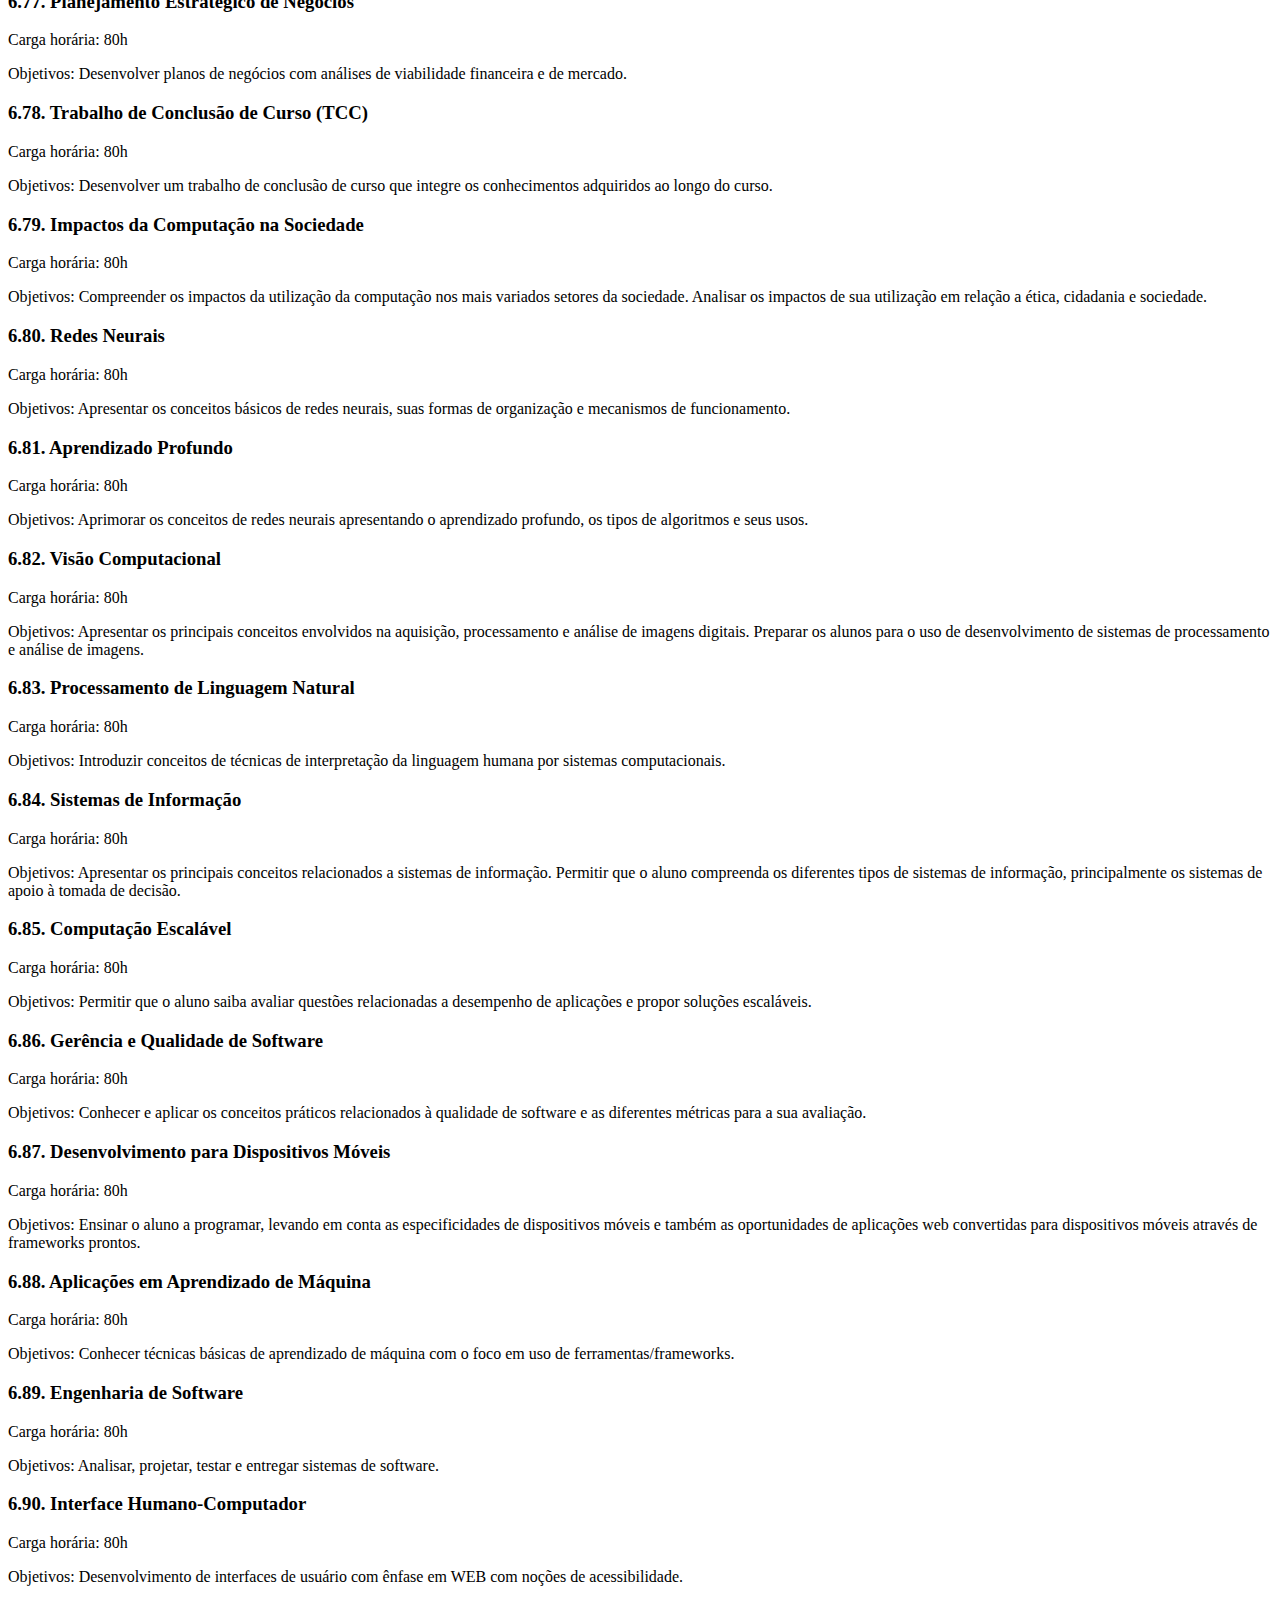
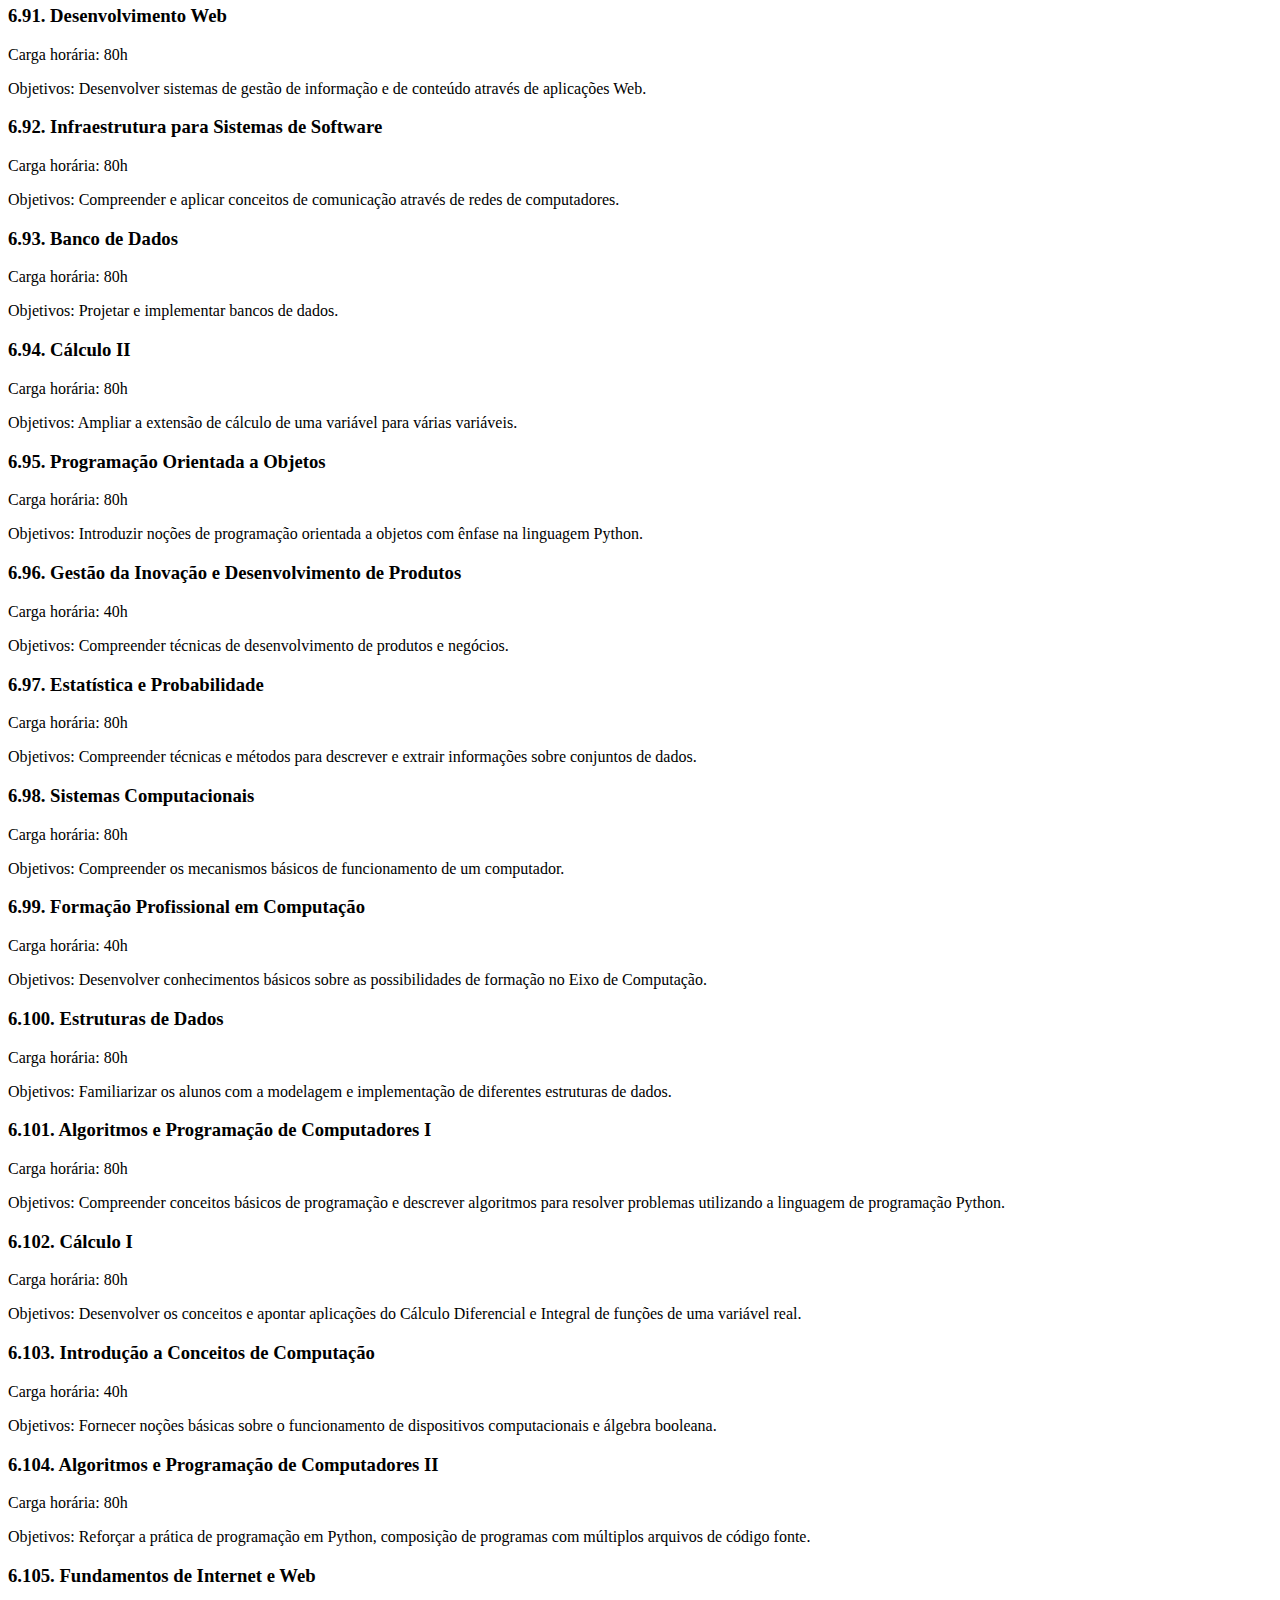
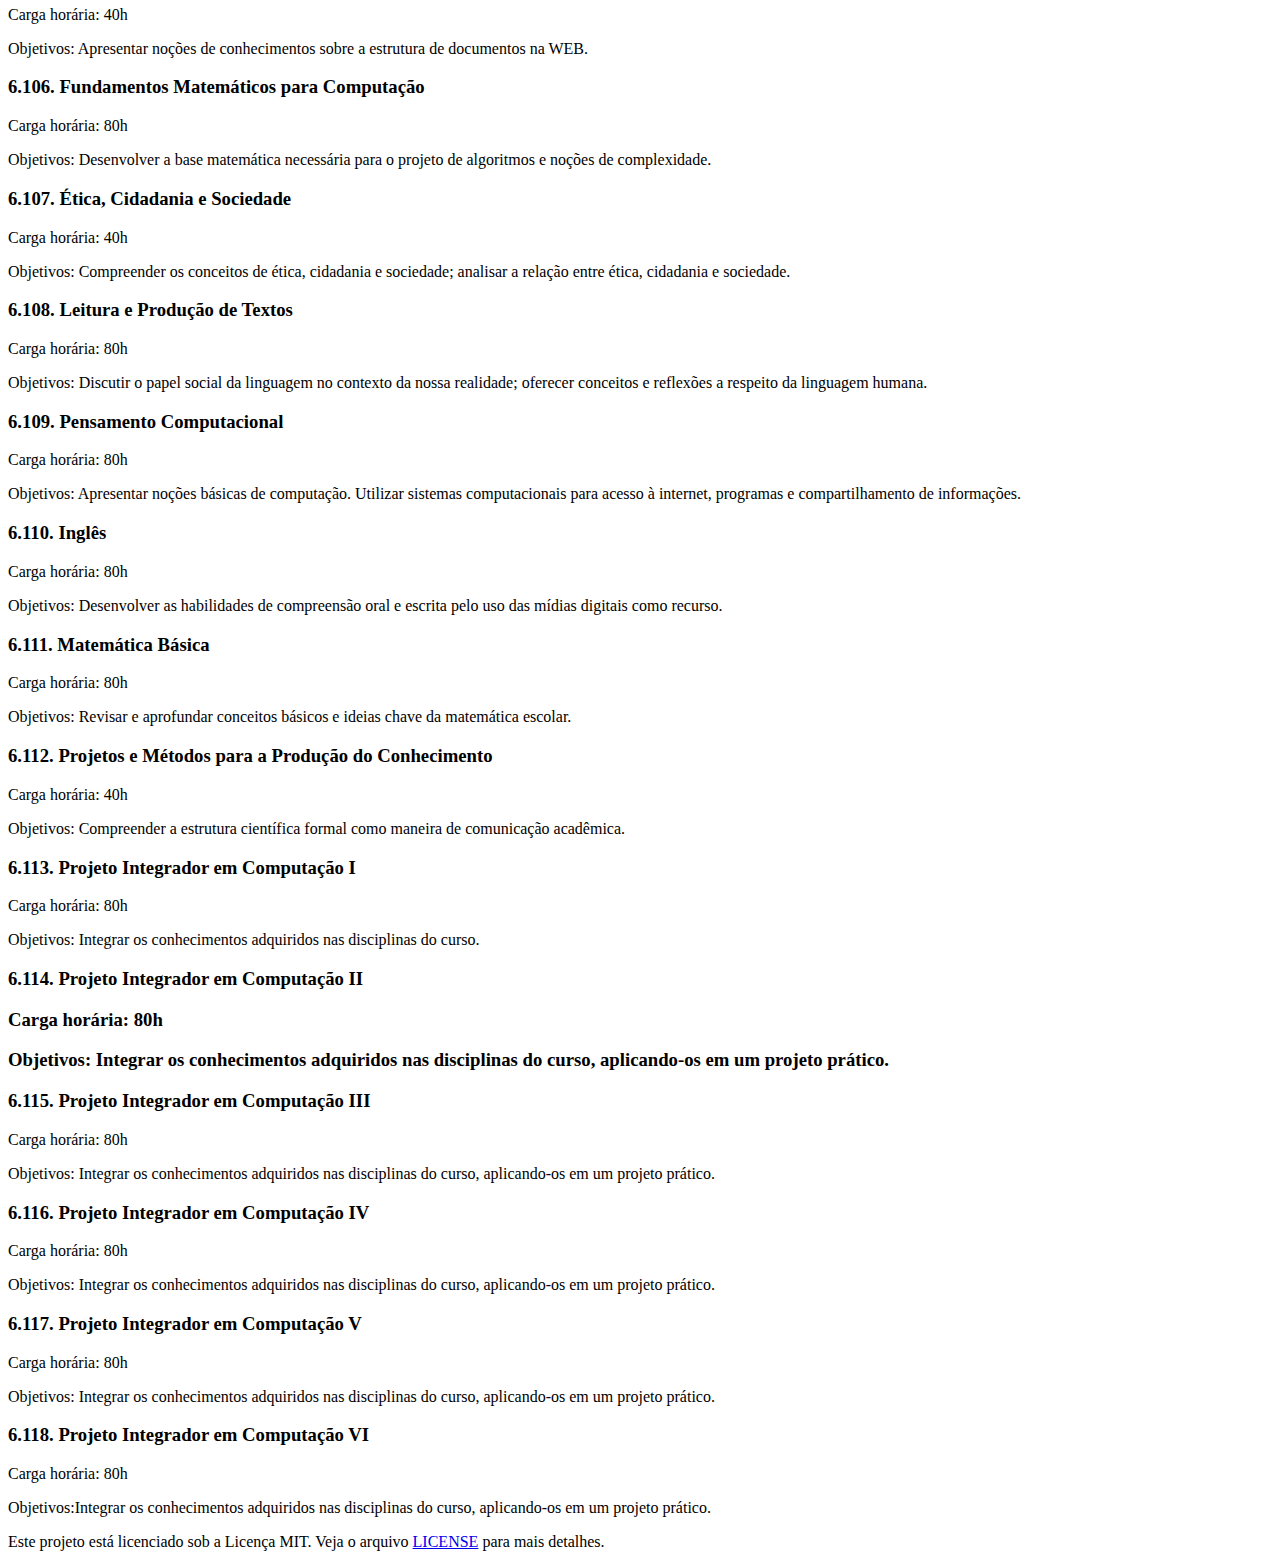
<file: PPC-BTI.html>
<!DOCTYPE html>
<html lang="pt-BR">
<head>
    <meta charset="UTF-8">
    <title>PPC-BTI</title>
</head>
<body>

    <h1>Cursos de Bacharelado em Tecnologia da Informação, Ciência de Dados e Engenharia de Computação</h1>
    <p>Projeto Pedagógico dos Cursos</p>

    <h2>Sumário</h2>
    <ul>
        <li>1. Diretrizes Organizacionais</li>
        <li>1.1. Apresentação da Instituição</li>
        <li>1.2. Contexto Estadual</li>
        <li>1.3. Modelo Pedagógico da UNIVESP</li>
        <li>2. Diretrizes Operacionais dos Cursos</li>
        <li>2.1. Formação Geral: Base comum entre os cursos</li>
        <li>2.2. Concepção dos cursos</li>
        <li>2.3. Bases Legais</li>
        <li>2.4. Avaliação dos processos de ensino e aprendizagem e do curso</li>
        <li>2.5. Sistema de Acompanhamento do Aluno</li>
        <li>2.6. Avaliação do Corpo Discente</li>
        <li>2.7. Cálculo da Média Final</li>
        <li>2.8. Formas de acesso</li>
        <li>2.9. Práticas como Componente Curricular (PCC)</li>
        <li>2.9.1. Projeto Integrador em Computação I</li>
        <li>2.9.2. Projeto Integrador em Computação II</li>
        <li>2.9.3. Projeto Integrador em Computação III</li>
        <li>2.9.4. Projeto Integrador em Computação IV</li>
        <li>2.9.5. Projeto Integrador em Computação V</li>
        <li>2.9.6. Projeto Integrador em Computação VI</li>
        <li>2.9.7. Atividades de Práticas Profissionais</li>
        <li>2.9.8. Estágio não obrigatório</li>
        <li>2.9.9. Trabalho de Conclusão de Curso (TCC)</li>
        <li>2.9.10. Trabalho de Conclusão de Curso em Ciência de Dados</li>
        <li>2.9.11. Trabalho de Conclusão de Curso em Engenharia de Computação</li>
        <li>2.10. Disciplinas Partilhadas entre os Cursos</li>
        <li>2.10.1. Disciplinas do Primeiro Semestre Comum Univesp</li>
        <li>2.10.2. Disciplinas Comuns do Bacharelado em Tecnologia da Informação para Todas as Trilhas</li>
        <li>2.10.3. Disciplinas do Bacharelado em Tecnologia da Informação – Trilha Desenvolvimento de Software</li>
        <li>2.10.4. Disciplina do Bacharelado em Tecnologia da Informação – Trilha preparatória para Bacharelado em Ciência de Dados</li>
        <li>2.10.5. Disciplina do Bacharelado em Tecnologia da Informação – Trilha preparatória para Bacharelado em Engenharia de Computação</li>
        <li>2.10.6. Grade Completa do Bacharelado em Ciência de Dados</li>
        <li>2.10.7. Grade Completa do Bacharelado em Engenharia de Computação</li>
        <li>3. Bacharelado em Tecnologia da Informação</li>
        <li>3.1. Dados Gerais do Curso</li>
        <li>3.2. Objetivos</li>
        <li>3.2.1. Objetivos Gerais</li>
        <li>3.2.2. Objetivos Específicos</li>
        <li>3.3. Perfil do Egresso</li>
        <li>4. Bacharelado em Ciência de Dados</li>
        <li>4.1. Dados Gerais do Curso</li>
        <li>4.2. Objetivos</li>
        <li>4.2.1. Objetivos Gerais</li>
        <li>4.2.2. Objetivos Específicos</li>
        <li>4.3. Perfil do Egresso</li>
        <li>5. Bacharelado em Engenharia de Computação</li>
        <li>5.1. Dados Gerais do Curso</li>
        <li>5.2. Objetivos</li>
        <li>5.2.1. Objetivos Gerais</li>
        <li>5.2.2. Objetivos Específicos</li>
        <li>5.3. Perfil do Egresso</li>
        <li>6. Grade de disciplinas – Computação</li>
        <li>6.1. Pensamento Computacional</li>
        <li>6.2. Ética, Cidadania e Sociedade</li>
        <li>6.3. Leitura e Produção de textos</li>
        <li>6.4. Matemática básica</li>
        <li>6.5. Inglês</li>
        <li>6.6. Projetos e Métodos a para Produção do Conhecimento</li>
        <li>6.7. Algoritmos e Programação de Computadores I</li>
        <li>6.8. Cálculo I</li>
        <li>6.9. Introdução a Conceitos de Computação – 40h</li>
        <li>6.10. Algoritmos e Programação de Computadores II</li>
        <li>6.11. Fundamentos de Internet e Web</li>
        <li>6.12. Fundamentos Matemáticos para Computação</li>
        <li>6.13. Estruturas de Dados</li>
        <li>6.14. Formação Profissional em Computação</li>
        <li>6.15. Sistemas Computacionais</li>
        <li>6.16. Estatística e Probabilidade</li>
        <li>6.17. Gestão da Inovação e Desenvolvimento de Produtos</li>
        <li>6.18. Programação Orientada a Objetos</li>
        <li>6.19. Banco de Dados</li>
        <li>6.20. Cálculo II</li>
        <li>6.21. Circuitos Digitais</li>
        <li>6.22. Física do Movimento</li>
        <li>6.23. Desenvolvimento Web</li>
        <li>6.24. Infraestrutura para Sistemas de Software</li>
        <li>6.25. Segurança da informação</li>
        <li>6.26. Desenvolvimento para dispositivos móveis</li>
        <li>6.27. Planejamento Estratégico de Negócios</li>
        <li>6.28. Interface Humano-Computador</li>
        <li>6.29. Computação Escalável</li>
        <li>6.30. Introdução a Ciência de Dados</li>
        <li>6.31. Engenharia de Software</li>
        <li>6.32. Modelagem e Inferência Estatística</li>
        <li>6.33. Sistemas Embarcados</li>
        <li>6.34. Aplicações em Aprendizado de Máquina</li>
        <li>6.35. Geometria Analítica e Álgebra Linear</li>
        <li>6.36. Mineração de Dados</li>
        <li>6.37. Protocolos de Comunicação IoT</li>
        <li>6.38. Gerência e Qualidade de Software</li>
        <li>6.39. Plataforma de Ingestão e Análise de Dados</li>
        <li>6.40. Sistemas de Informação</li>
        <li>6.41. Visualização Computacional</li>
        <li>6.42. Aprendizado de Máquinas</li>
        <li>6.43. Mecânica dos Sólidos e dos Fluidos</li>
        <li>6.44. Projeto e Análise de Algoritmos</li>
        <li>6.45. Redes Neurais</li>
        <li>6.46. Aprendizado Profundo</li>
        <li>6.47. Processamento Digital de Sinais</li>
        <li>6.48. Visão Computacional</li>
        <li>6.49. Controle e Automação</li>
        <li>6.50. Processamento de Linguagem Natural</li>
        <li>6.51. Química Tecnológica e Ambiental</li>
        <li>6.52. Compiladores</li>
        <li>6.53. Cidades Inteligentes</li>
        <li>6.54. Legislação e Responsabilidade Profissional</li>
    </ul>

    <h2>1. Diretrizes Organizacionais</h2>
    <h3>1.1. Apresentação da Instituição</h3>
    <p>A Universidade Virtual do Estado de São Paulo é uma Instituição fundacional,... [rest of section 1.1 content]</p>

    <h3>1.2. Contexto Estadual</h3>
    <p>O Estado de São Paulo, local onde está situada a sede da UNIVESP (Capital) e seus... [rest of section 1.2 content]</p>

    <h3>1.3. Modelo Pedagógico da UNIVESP</h3>
    <p>O modelo pedagógico da UNIVESP possui cinco eixos fundamentais, que se... [rest of section 1.3 content]</p>

    <h2>2. Diretrizes Operacionais dos Cursos</h2>
    <h3>2.1. Formação Geral: Base comum entre os cursos</h3>
    <p>O Bacharelado Interdisciplinar (BI) é uma proposta relativamente nova de... [rest of section 2.1 content]</p>

    <h3>2.2. Concepção dos cursos</h3>
    <p>Para um setor que se desenvolve extremamente rápido e onde sobram vagas de... [rest of section 2.2 content]</p>

    <!-- Continue this pattern for the remaining sections and subsections -->

    <h3>5. Bacharelado em Engenharia de Computação</h3>
    <h4>5.1. Dados Gerais do Curso</h4>
    <p>Carga horária total: O curso é ofertado com uma carga horária total de 4.400 horas,... [rest of section 5.1 content]</p>

    <h4>5.2. Objetivos</h4>
    <p>O Bacharelado em Engenharia de Computação é um curso de graduação com... [rest of section 5.2 content]</p>

    <h4>5.3. Perfil do Egresso</h4>
    <p>Os profissionais formados com este perfil devem estar aptos a trabalharem... [rest of section 5.3 content]</p>

    <!--  And so on, until the end of the document  -->

    <h2>6. Grade de disciplinas – Computação</h2>
    <h3>6.55. Tópicos Especiais em Engenharia de Computação</h3>
    <p>Carga horária: 80h</p>
    <p>Objetivos: Abordar temas atuais e relevantes na área de engenharia de computação, com foco em novas tecnologias e tendências de mercado.</p>

    <h3>6.56. Gestão de Projetos de Software</h3>
    <p>Carga horária: 80h</p>
    <p>Objetivos: Apresentar metodologias e ferramentas para o planejamento, execução e controle de projetos de software.</p>

    <h3>6.57. Empreendedorismo em TI</h3>
    <p>Carga horária: 80h</p>
    <p>Objetivos: Desenvolver habilidades para identificar oportunidades de negócio em TI, criar planos de negócios e gerenciar startups.</p>

    <h3>6.58. Computação em Nuvem</h3>
    <p>Carga horária: 80h</p>
    <p>Objetivos: Compreender os conceitos e modelos de computação em nuvem, bem como as principais plataformas e serviços.</p>    <h3>6.59. Estágio Supervisionado Engenharia de Computação</h3>
    <p>Carga horária: 160h</p>
    <p>Objetivos: Proporcionar ao aluno experiência prática em ambiente profissional, aplicando os conhecimentos adquiridos no curso.</p>

    <h3>6.60. Trabalho de Conclusão de Curso Engenharia de Computação</h3>
    <p>Carga horária: 80h</p>
    <p>Objetivos: Desenvolver um trabalho de conclusão de curso que integre os conhecimentos adquiridos ao longo do curso.</p>
    
<h3>6.61. Sistemas Embarcados</h3>
    <p>Carga horária: 80h</p>
    <p>Objetivos: Apresentar os conceitos de sistemas embarcados, seu hardware e software, e desenvolver projetos práticos com microcontroladores.</p>

    <h3>6.62. Robótica</h3>
    <p>Carga horária: 80h</p>
    <p>Objetivos: Introduzir os fundamentos da robótica, incluindo cinemática, dinâmica, controle e programação de robôs.</p>

    
    <!-- Example for a discipline -->
    <h3>6.1. Pensamento Computacional</h3>
    <p>Carga horária: 80h</p>
    <p>Objetivos: Utilizar sistemas computacionais (computadores e celulares) para acesso à internet, programas e compartilhamento de informações;... [rest of 6.1 content]</p>

       <h3>6.55. Tópicos Especiais em Engenharia de Computação</h3>
    <p>Carga horária: 80h</p>
    <p>Objetivos: Abordar temas atuais e relevantes na área de engenharia de computação, com foco em novas tecnologias e tendências de mercado.</p>

    <h3>6.56. Gestão de Projetos de Software</h3>
    <p>Carga horária: 80h</p>
    <p>Objetivos: Apresentar metodologias e ferramentas para o planejamento, execução e controle de projetos de software.</p>

    <h3>6.57. Empreendedorismo em TI</h3>
    <p>Carga horária: 80h</p>
    <p>Objetivos: Desenvolver habilidades para identificar oportunidades de negócio em TI, criar planos de negócios e gerenciar startups.</p>

    <h3>6.58. Computação em Nuvem</h3>
    <p>Carga horária: 80h</p>
    <p>Objetivos: Compreender os conceitos e modelos de computação em nuvem, bem como as principais plataformas e serviços.</p>    <h3>6.59. Estágio Supervisionado Engenharia de Computação</h3>
    <p>Carga horária: 160h</p>
    <p>Objetivos: Proporcionar ao aluno experiência prática em ambiente profissional, aplicando os conhecimentos adquiridos no curso.</p>

    <h3>6.60. Trabalho de Conclusão de Curso Engenharia de Computação</h3>
    <p>Carga horária: 80h</p>
    <p>Objetivos: Desenvolver um trabalho de conclusão de curso que integre os conhecimentos adquiridos ao longo do curso.</p>
    
<h3>6.61. Sistemas Embarcados</h3>
    <p>Carga horária: 80h</p>
    <p>Objetivos: Apresentar os conceitos de sistemas embarcados, seu hardware e software, e desenvolver projetos práticos com microcontroladores.</p>

    <h3>6.62. Robótica</h3>
    <p>Carga horária: 80h</p>
    <p>Objetivos: Introduzir os fundamentos da robótica, incluindo cinemática, dinâmica, controle e programação de robôs.</p>

    <h3>6.63. Tópicos Avançados em Engenharia de Computação</h3>
    <p>Carga horária: 80h</p>
    <p>Objetivos: Explorar temas emergentes e avançados em engenharia de computação, como computação quântica, blockchain, ou bioinformática.</p>
    <h3>6.64. Projeto Integrador em Computação V</h3>
    <p>Carga horária: 80h</p>
    <p>Objetivos: Integrar os conhecimentos adquiridos nas disciplinas do curso, aplicando-os em um projeto prático.</p>

    <h3>6.65. Projeto Integrador em Computação VI</h3>
    <p>Carga horária: 80h</p>
    <p>Objetivos: Integrar os conhecimentos adquiridos nas disciplinas do curso, aplicando-os em um projeto prático.</p>
    <h3>6.66. Atividades de Práticas Profissionais</h3>
    <p>Carga horária: 80h</p>
    <p>Objetivos: Proporcionar ao aluno a vivência de situações reais do ambiente profissional, complementando a formação teórica.</p>

    <h3>6.67. Estágio não obrigatório</h3>
    <p>Carga horária: 80h</p>
    <p>Objetivos: Oferecer ao aluno a oportunidade de aplicar conhecimentos e desenvolver habilidades em um ambiente de trabalho, sob supervisão.</p>
    <h3>6.68. Trabalho de Conclusão de Curso</h3>
    <p>Carga horária: 80h</p>
    <p>Objetivos: Desenvolver um trabalho de conclusão de curso que integre os conhecimentos adquiridos ao longo do curso.</p>
    
<h3>6.69. Trabalho de Conclusão de Curso em Ciência de Dados</h3>
    <p>Carga horária: 80h</p>
    <p>Objetivos: Desenvolver um trabalho de conclusão de curso com foco em aplicações e metodologias de Ciência de Dados.</p>

    <h3>6.70. Trabalho de Conclusão de Curso em Engenharia de Computação</h3>
    <p>Carga horária: 80h</p>
    <p>Objetivos: Desenvolver um trabalho de conclusão de curso com foco em projetos e soluções de Engenharia de Computação.</p>
    
<h3>6.71. Eletiva</h3>
    <p>Carga horária: 80h</p>
    <p>Objetivos: Permitir ao aluno escolher uma disciplina de seu interesse para complementar sua formação.</p>
    <h3>6.72. Projeto Integrador em Computação I</h3>
    <p>Carga horária: 80h</p>
    <p>Objetivos: Integrar os conhecimentos adquiridos nas disciplinas do curso, aplicando-os em um projeto prático.</p>

    <h3>6.73. Projeto Integrador em Computação II</h3>
    <p>Carga horária: 80h</p>
    <p>Objetivos: Integrar os conhecimentos adquiridos nas disciplinas do curso, aplicando-os em um projeto prático.</p>

    <h3>6.74. Projeto Integrador em Computação III</h3>
    <p>Carga horária: 80h</p>
    <p>Objetivos: Integrar os conhecimentos adquiridos nas disciplinas do curso, aplicando-os em um projeto prático.</p>

    <h3>6.75. Projeto Integrador em Computação IV</h3>
    <p>Carga horária: 80h</p>
    <p>Objetivos: Integrar os conhecimentos adquiridos nas disciplinas do curso, aplicando-os em um projeto prático.</p>
    <h3>6.76. Segurança da Informação</h3>
    <p>Carga horária: 80h</p>
    <p>Objetivos: Apresentar os conceitos básicos e ferramentas de segurança da informação.</p>

    <h3>6.77. Planejamento Estratégico de Negócios</h3>
    <p>Carga horária: 80h</p>
    <p>Objetivos: Desenvolver planos de negócios com análises de viabilidade financeira e de mercado.</p>
    <h3>6.78. Trabalho de Conclusão de Curso (TCC)</h3>
    <p>Carga horária: 80h</p>
    <p>Objetivos: Desenvolver um trabalho de conclusão de curso que integre os conhecimentos adquiridos ao longo do curso.</p>
    <h3>6.79. Impactos da Computação na Sociedade</h3>
    <p>Carga horária: 80h</p>
    <p>Objetivos: Compreender os impactos da utilização da computação nos mais variados setores da sociedade. Analisar os impactos de sua utilização em relação a ética, cidadania e sociedade.</p>

    <h3>6.80. Redes Neurais</h3>
    <p>Carga horária: 80h</p>
    <p>Objetivos: Apresentar os conceitos básicos de redes neurais, suas formas de organização e mecanismos de funcionamento.</p>

    <h3>6.81. Aprendizado Profundo</h3>
    <p>Carga horária: 80h</p>
    <p>Objetivos: Aprimorar os conceitos de redes neurais apresentando o aprendizado profundo, os tipos de algoritmos e seus usos.</p>

    <h3>6.82. Visão Computacional</h3>
    <p>Carga horária: 80h</p>
    <p>Objetivos: Apresentar os principais conceitos envolvidos na aquisição, processamento e análise de imagens digitais. Preparar os alunos para o uso de desenvolvimento de sistemas de processamento e análise de imagens.</p>

    <h3>6.83. Processamento de Linguagem Natural</h3>
    <p>Carga horária: 80h</p>
    <p>Objetivos: Introduzir conceitos de técnicas de interpretação da linguagem humana por sistemas computacionais.</p>
    <h3>6.84. Sistemas de Informação</h3>
    <p>Carga horária: 80h</p>
    <p>Objetivos: Apresentar os principais conceitos relacionados a sistemas de informação. Permitir que o aluno compreenda os diferentes tipos de sistemas de informação, principalmente os sistemas de apoio à tomada de decisão.</p>

    <h3>6.85. Computação Escalável</h3>
    <p>Carga horária: 80h</p>
    <p>Objetivos: Permitir que o aluno saiba avaliar questões relacionadas a desempenho de aplicações e propor soluções escaláveis.</p>

    <h3>6.86. Gerência e Qualidade de Software</h3>
    <p>Carga horária: 80h</p>
    <p>Objetivos: Conhecer e aplicar os conceitos práticos relacionados à qualidade de software e as diferentes métricas para a sua avaliação.</p>

    <h3>6.87. Desenvolvimento para Dispositivos Móveis</h3>
    <p>Carga horária: 80h</p>
    <p>Objetivos: Ensinar o aluno a programar, levando em conta as especificidades de dispositivos móveis e também as oportunidades de aplicações web convertidas para dispositivos móveis através de frameworks prontos.</p>

    <h3>6.88. Aplicações em Aprendizado de Máquina</h3>
    <p>Carga horária: 80h</p>
    <p>Objetivos: Conhecer técnicas básicas de aprendizado de máquina com o foco em uso de ferramentas/frameworks.</p>

    <h3>6.89. Engenharia de Software</h3>
    <p>Carga horária: 80h</p>
    <p>Objetivos: Analisar, projetar, testar e entregar sistemas de software.</p>

    <h3>6.90. Interface Humano-Computador</h3>
    <p>Carga horária: 80h</p>
    <p>Objetivos: Desenvolvimento de interfaces de usuário com ênfase em WEB com noções de acessibilidade.</p>

    <h3>6.91. Desenvolvimento Web</h3>
    <p>Carga horária: 80h</p>
    <p>Objetivos: Desenvolver sistemas de gestão de informação e de conteúdo através de aplicações Web.</p>

    <h3>6.92. Infraestrutura para Sistemas de Software</h3>
    <p>Carga horária: 80h</p>
    <p>Objetivos: Compreender e aplicar conceitos de comunicação através de redes de computadores.</p>

    <h3>6.93. Banco de Dados</h3>
    <p>Carga horária: 80h</p>
    <p>Objetivos: Projetar e implementar bancos de dados.</p>

    <h3>6.94. Cálculo II</h3>
    <p>Carga horária: 80h</p>
    <p>Objetivos: Ampliar a extensão de cálculo de uma variável para várias variáveis.</p>

    <h3>6.95. Programação Orientada a Objetos</h3>
    <p>Carga horária: 80h</p>
    <p>Objetivos: Introduzir noções de programação orientada a objetos com ênfase na linguagem Python.</p>

    <h3>6.96. Gestão da Inovação e Desenvolvimento de Produtos</h3>
    <p>Carga horária: 40h</p>
    <p>Objetivos: Compreender técnicas de desenvolvimento de produtos e negócios.</p>

    <h3>6.97. Estatística e Probabilidade</h3>
    <p>Carga horária: 80h</p>
    <p>Objetivos: Compreender técnicas e métodos para descrever e extrair informações sobre conjuntos de dados.</p>

    <h3>6.98. Sistemas Computacionais</h3>
    <p>Carga horária: 80h</p>
    <p>Objetivos: Compreender os mecanismos básicos de funcionamento de um computador.</p>

    <h3>6.99. Formação Profissional em Computação</h3>
    <p>Carga horária: 40h</p>
    <p>Objetivos: Desenvolver conhecimentos básicos sobre as possibilidades de formação no Eixo de Computação.</p>

    <h3>6.100. Estruturas de Dados</h3>
    <p>Carga horária: 80h</p>
    <p>Objetivos: Familiarizar os alunos com a modelagem e implementação de diferentes estruturas de dados.</p>

    <h3>6.101. Algoritmos e Programação de Computadores I</h3> 
       <p>Carga horária: 80h</p>
    <p>Objetivos: Compreender conceitos básicos de programação e descrever algoritmos para resolver problemas utilizando a linguagem de programação Python.</p>

    <h3>6.102. Cálculo I</h3>
    <p>Carga horária: 80h</p>
    <p>Objetivos: Desenvolver os conceitos e apontar aplicações do Cálculo Diferencial e Integral de funções de uma variável real.</p>

    <h3>6.103. Introdução a Conceitos de Computação</h3>
    <p>Carga horária: 40h</p>
    <p>Objetivos: Fornecer noções básicas sobre o funcionamento de dispositivos computacionais e álgebra booleana.</p>

    <h3>6.104. Algoritmos e Programação de Computadores II</h3>
    <p>Carga horária: 80h</p>
    <p>Objetivos: Reforçar a prática de programação em Python, composição de programas com múltiplos arquivos de código fonte.</p>

    <h3>6.105. Fundamentos de Internet e Web</h3>
    <p>Carga horária: 40h</p>
    <p>Objetivos: Apresentar noções de conhecimentos sobre a estrutura de documentos na WEB.</p>

    <h3>6.106. Fundamentos Matemáticos para Computação</h3>
    <p>Carga horária: 80h</p>
    <p>Objetivos: Desenvolver a base matemática necessária para o projeto de algoritmos e noções de complexidade.</p>

    <h3>6.107. Ética, Cidadania e Sociedade</h3>
    <p>Carga horária: 40h</p>
    <p>Objetivos: Compreender os conceitos de ética, cidadania e sociedade; analisar a relação entre ética, cidadania e sociedade.</p>

    <h3>6.108. Leitura e Produção de Textos</h3>
    <p>Carga horária: 80h</p>
    <p>Objetivos: Discutir o papel social da linguagem no contexto da nossa realidade; oferecer conceitos e reflexões a respeito da linguagem humana.</p>

    <h3>6.109. Pensamento Computacional</h3>
    <p>Carga horária: 80h</p>
    <p>Objetivos: Apresentar noções básicas de computação. Utilizar sistemas computacionais para acesso à internet, programas e compartilhamento de informações.</p>

    <h3>6.110. Inglês</h3>
    <p>Carga horária: 80h</p>
    <p>Objetivos: Desenvolver as habilidades de compreensão oral e escrita pelo uso das mídias digitais como recurso.</p>

    <h3>6.111. Matemática Básica</h3>
    <p>Carga horária: 80h</p>
    <p>Objetivos: Revisar e aprofundar conceitos básicos e ideias chave da matemática escolar.</p>

    <h3>6.112. Projetos e Métodos para a Produção do Conhecimento</h3>
    <p>Carga horária: 40h</p>
    <p>Objetivos: Compreender a estrutura científica formal como maneira de comunicação acadêmica.</p>    <h3>6.113. Projeto Integrador em Computação I</h3>
    <p>Carga horária: 80h</p>
    <p>Objetivos: Integrar os conhecimentos adquiridos nas disciplinas do curso.</p>
    <h3>6.114. Projeto Integrador em Computação II</p>
    <p>Carga horária: 80h</p>
    <p>Objetivos: Integrar os conhecimentos adquiridos nas disciplinas do curso, aplicando-os em um projeto prático.</p>
    <h3>6.115. Projeto Integrador em Computação III</h3>
    <p>Carga horária: 80h</p>
    <p>Objetivos: Integrar os conhecimentos adquiridos nas disciplinas do curso, aplicando-os em um projeto prático.</p>

    <h3>6.116. Projeto Integrador em Computação IV</h3>
    <p>Carga horária: 80h</p>
    <p>Objetivos: Integrar os conhecimentos adquiridos nas disciplinas do curso, aplicando-os em um projeto prático.</p>
    <h3>6.117. Projeto Integrador em Computação V</h3>    <p>Carga horária: 80h</p>
    <p>Objetivos: Integrar os conhecimentos adquiridos nas disciplinas do curso, aplicando-os em um projeto prático.</p>
    <h3>6.118. Projeto Integrador em Computação VI</h3>
    <p>Carga horária: 80h</p>
    <p>Objetivos:Integrar os conhecimentos adquiridos nas disciplinas do curso, aplicando-os em um projeto prático.</p>
    <footer>
        <p>Este projeto está licenciado sob a Licença MIT. Veja o arquivo <a href="LICENSE" target="_blank">LICENSE</a> para mais detalhes.</p>
    </footer>
        

</body>
</html>
</file>
<file: style.css>
/* Estilos Gerais */
        body {
            font-family: -apple-system, BlinkMacSystemFont, "Segoe UI", Roboto, Helvetica, Arial, sans-serif;
            line-height: 1.6;
            margin: 0;
            background-color: #f4f4f9;
            color: #333;
        }

        .container {
            max-width: 960px;
            margin: 0 auto;
            padding: 20px;
        }

        /* Cabeçalho e Navegação */
        header {
            background-color: #003366; /* Azul escuro UNIVESP */
            color: #ffffff;
            padding: 1rem 0;
            text-align: center;
            border-bottom: 4px solid #ffcc00; /* Amarelo UNIVESP */
        }

        header h1 {
            margin: 0;
            font-size: 2.5rem;
        }

        nav ul {
            list-style: none;
            padding: 0;
            margin-top: 10px;
            display: flex;
            justify-content: center;
            flex-wrap: wrap;
        }

        nav ul li {
            margin: 5px 15px;
        }

        nav ul li a {
            color: #ffffff;
            text-decoration: none;
            font-weight: bold;
            font-size: 1.1rem;
            transition: color 0.3s ease;
        }

        nav ul li a:hover,
        nav ul li a.active {
            color: #ffcc00;
        }

        /* Conteúdo Principal */
        main {
            background-color: #ffffff;
            border-radius: 8px;
            box-shadow: 0 2px 4px rgba(0,0,0,0.1);
            margin-top: 20px;
        }

        section {
            padding: 25px;
            border-bottom: 1px solid #eee;
        }

        section:last-child {
            border-bottom: none;
        }

        h2 {
            color: #003366;
            border-bottom: 2px solid #f4f4f9;
            padding-bottom: 10px;
        }

        /* Estilos para a lista de estrutura */
        .repo-structure ul {
            list-style: none;
            padding-left: 0;
        }

        .repo-structure li {
            margin-bottom: 10px;
        }

        code {
            background-color: #eef;
            padding: 3px 6px;
            border-radius: 4px;
            font-family: "Courier New", Courier, monospace;
            color: #3d3d3d;
        }

        /* Rodapé */
        footer {
            text-align: center;
            margin-top: 30px;
            padding: 20px;
            font-size: 0.9em;
            color: #666;
        }

        footer a {
            color: #003366;
            text-decoration: none;
        }

        footer a:hover {
            text-decoration: underline;
        }
    
         .semester {
             margin-bottom: 40px;
         }
 
         .semester h3 {
             color: #003366;
             border-bottom: 2px solid #eee;
             padding-bottom: 10px;
             margin-bottom: 20px;
         }
 
         .discipline-list {
             list-style: none;
             padding: 0;
         }
 
         .discipline-item {
             background-color: #f9f9f9;
             border: 1px solid #ddd;
             border-radius: 5px;
             margin-bottom: 10px;
         }
 
         .discipline-item summary {
             padding: 15px;
             font-weight: bold;
             cursor: pointer;
             display: flex;
             justify-content: space-between;
             align-items: center;
             transition: background-color 0.2s ease-in-out;
         }
 
         .discipline-item summary:hover {
             background-color: #eef;
         }
         
         .discipline-item[open] summary {
             background-color: #e0e8f0;
         }
 
         /* Este estilo agora se aplica aos links <a> */
         .discipline-name {
             color: #003366;
             text-decoration: none;
         }
         
         .discipline-name:hover {
             text-decoration: underline;
         }
 
         .discipline-details {
             padding: 0 20px 20px 20px;
             border-top: 1px solid #ddd;
             background-color: #fff;
         }
         
         .discipline-details p, .discipline-details ul {
             margin-bottom: 15px;
             color: #555;
         }
         
         .discipline-details h4 {
             color: #003366;
             margin-top: 20px;
             margin-bottom: 10px;
         }
 
         .discipline-details ul {
             padding-left: 20px;
         }
         
         .discipline-details li {
             margin-bottom: 5px;
         }
 
         .workload {
             font-size: 0.9em;
             color: #555;
             background-color: #e0e0e0;
             padding: 4px 8px;
             border-radius: 10px;
             flex-shrink: 0; /* Impede que o span encolha */
             margin-left: 15px;
         }
     
         
         table {
             width: 100%;
             border-collapse: collapse;
             margin-top: 20px;
             margin-bottom: 40px;
             box-shadow: 0 2px 4px rgba(0,0,0,0.05);
         }
 
         th, td {
             border: 1px solid #ddd;
             padding: 12px;
             text-align: left;
         }
 
         thead {
             background-color: #003366; /* Azul escuro UNIVESP */
             color: #ffffff;
         }
 
         th {
             font-weight: bold;
         }
 
         tbody tr:nth-child(even) {
             background-color: #f9f9f9;
         }
 
         tbody tr:hover {
             background-color: #eef; /* Destaque ao passar o mouse */
         }
 
         td a {
             color: #003366;
             font-weight: 500;
             text-decoration: none;
         }
 
         td a:hover {
             text-decoration: underline;
         }
 
         #indice ul {
             list-style-type: none;
             padding: 0;
             columns: 2;
             -webkit-columns: 2;
             -moz-columns: 2;
         }
 
         #indice li {
             margin-bottom: 8px;
         }
 
         #indice a {
             text-decoration: none;
             color: #003366;
             font-weight: bold;
         }
         #indice a:hover {
             text-decoration: underline;
         }
</file>
